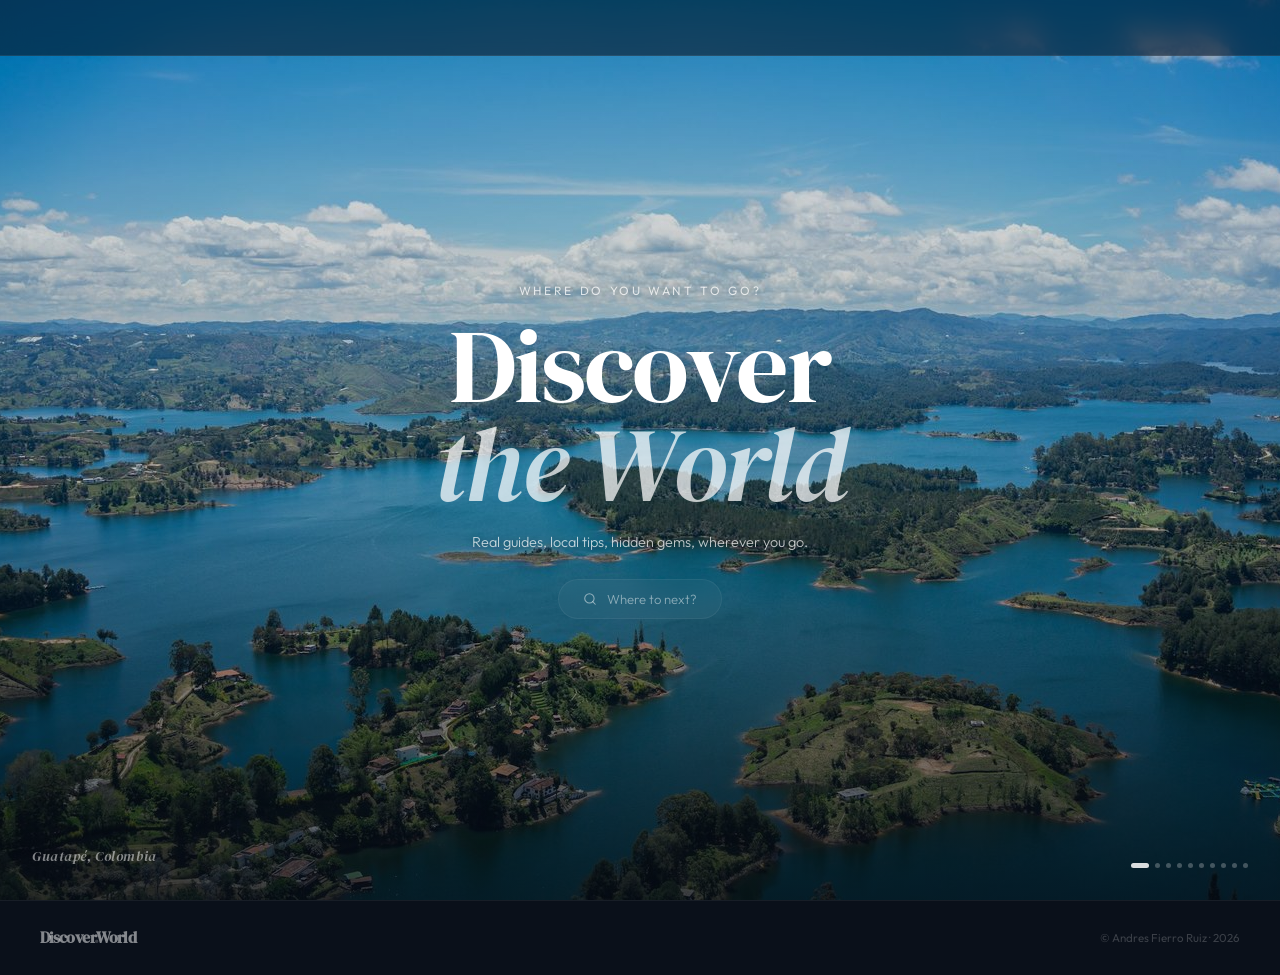
<file: index.html>
<!DOCTYPE html>
<html lang="de">
  <head>
    <meta charset="UTF-8" />
    <meta name="viewport" content="width=device-width, initial-scale=1.0" />
    <title>Discover.World</title>
    <link rel="preconnect" href="https://fonts.googleapis.com" />
    <link rel="preconnect" href="https://fonts.gstatic.com" crossorigin />
    <link href="https://fonts.googleapis.com/css2?family=DM+Serif+Display:ital@0;1&family=Outfit:wght@300;400;500&display=swap" rel="stylesheet" />
    <link rel="stylesheet" href="css/styles.css" />
  </head>
  <body class="page-world">

    <header>
      <nav class="navbar navbar--world" id="worldNav">

        <!-- Kein Logo in der Navbar - der Hero-Titel ist ausreichend -->

        <!-- Search overlay -->
        <div class="search-overlay" id="searchOverlay" aria-hidden="true">
          <svg width="16" height="16" viewBox="0 0 24 24" fill="none" stroke="rgba(255,255,255,0.4)" stroke-width="1.8" stroke-linecap="round" stroke-linejoin="round" aria-hidden="true">
            <circle cx="11" cy="11" r="8"/>
            <line x1="21" y1="21" x2="16.65" y2="16.65"/>
          </svg>
          <input type="text" id="searchInput" placeholder="Search a city..." autocomplete="off" />
          <button class="search-close-btn" id="searchCloseBtn" aria-label="Suche schließen">
            <svg width="16" height="16" viewBox="0 0 24 24" fill="none" stroke="currentColor" stroke-width="1.8" stroke-linecap="round">
              <line x1="18" y1="6" x2="6" y2="18"/>
              <line x1="6" y1="6" x2="18" y2="18"/>
            </svg>
          </button>
        </div>

        <!-- Suggestions dropdown -->
        <div class="search-suggestions" id="searchSuggestions" aria-live="polite">
          <a href="graz.html" class="suggestion-item" data-city="graz">
            <span class="suggestion-emoji">🏰</span>
            <div class="suggestion-info">
              <span class="suggestion-name">Graz</span>
              <span class="suggestion-country">Austria · Europe</span>
            </div>
          </a>
          <a href="tokyo.html" class="suggestion-item" data-city="tokyo">
            <span class="suggestion-emoji">🗼</span>
            <div class="suggestion-info">
              <span class="suggestion-name">Tokyo</span>
              <span class="suggestion-country">Japan · Asia</span>
            </div>
          </a>
          <a href="nairobi.html" class="suggestion-item" data-city="nairobi">
            <span class="suggestion-emoji">🦁</span>
            <div class="suggestion-info">
              <span class="suggestion-name">Nairobi</span>
              <span class="suggestion-country">Kenya · Africa</span>
            </div>
          </a>
          <div class="suggestion-item suggestion-item--disabled">
            <span class="suggestion-emoji">🌍</span>
            <div class="suggestion-info">
              <span class="suggestion-name">500+ cities</span>
              <span class="suggestion-country">Coming soon</span>
            </div>
          </div>
        </div>

      </nav>
    </header>

    <main>

      <!-- HERO SLIDESHOW — 10 World Fotos-->
      <section class="world-hero" aria-label="World destinations slideshow">

        <div class="world-slides" id="worldSlides">
          <div class="world-slide active" style="background-image: url('images/world/world1-opt.jpg')" data-place="Guatapé" data-country="Colombia"></div>
          <div class="world-slide" style="background-image: url('images/world/world2-opt.jpg')" data-place="Tokyo" data-country="Japan"></div>
          <div class="world-slide" style="background-image: url('images/world/world3-opt.jpg')" data-place="Masai Mara" data-country="Kenya"></div>
          <div class="world-slide" style="background-image: url('images/world/world4-opt.jpg')" data-place="Santorini" data-country="Greece"></div>
          <div class="world-slide" style="background-image: url('images/world/world5-opt.jpg')" data-place="Machu Picchu" data-country="Peru"></div>
          <div class="world-slide" style="background-image: url('images/world/world6-opt.jpg')" data-place="New York" data-country="USA"></div>
          <div class="world-slide" style="background-image: url('images/world/world7-opt.jpg')" data-place="Marrakech" data-country="Morocco"></div>
          <div class="world-slide" style="background-image: url('images/world/world8-opt.jpg')" data-place="Bali" data-country="Indonesia"></div>
          <div class="world-slide" style="background-image: url('images/world/world9-opt.jpg')" data-place="Torres del Paine" data-country="Chile"></div>
          <div class="world-slide" style="background-image: url('images/world/world10-opt.jpg')" data-place="Iceland" data-country="Iceland"></div>
        </div>

        <div class="world-hero-overlay"></div>

        <!-- C central -->
        <div class="world-hero-content">
          <p class="world-eyebrow">Where do you want to go?</p>
          <h1 class="world-title">
            Discover<br>
            <span class="world-title-sub">the World</span>
          </h1>
          <p class="world-sub">Real guides, local tips, hidden gems, wherever you go.</p>

          <!-- Suchbereich direkt im Hero -->
          <div class="hero-search-wrap" id="heroSearchWrap">
            <button class="world-search-hint" id="heroSearchHint" aria-label="Stadt suchen">
              <svg width="14" height="14" viewBox="0 0 24 24" fill="none" stroke="rgba(255,255,255,0.5)" stroke-width="1.8" stroke-linecap="round" aria-hidden="true">
                <circle cx="11" cy="11" r="8"/>
                <line x1="21" y1="21" x2="16.65" y2="16.65"/>
              </svg>
              <span>Where to next?</span>
            </button>
          </div>

        </div>

        <!-- Guatapé -->
        <p class="world-place-label" id="worldPlaceLabel">Guatapé, Colombia</p>

        <!-- Navigation Dots -->
        <div class="world-dots" id="worldDots" role="tablist" aria-label="Slideshow navigation"></div>

      </section>

    </main>

    <footer>
      <div class="footer-inner">
        <div class="footer-logo">Discover<span>.</span>World</div>
        <p class="footer-copy">© Andres Fierro Ruiz · 2026</p>
      </div>
    </footer>

    <!-- Dropdown - position fixed, unabhaengig vom Hero-Overflow -->
    <div class="hero-dropdown" id="heroDropdown">
      <a href="graz.html" class="hero-suggestion" data-city="graz">
        <span class="hero-suggestion-name">Graz</span>
        <span class="hero-suggestion-country">Austria · Europe</span>
      </a>
      <a href="tokyo.html" class="hero-suggestion" data-city="tokyo">
        <span class="hero-suggestion-name">Tokyo</span>
        <span class="hero-suggestion-country">Japan · Asia</span>
      </a>
      <a href="nairobi.html" class="hero-suggestion" data-city="nairobi">
        <span class="hero-suggestion-name">Nairobi</span>
        <span class="hero-suggestion-country">Kenya · Africa</span>
      </a>
      <div class="hero-suggestion hero-suggestion--disabled">
        <span class="hero-suggestion-name">500+ cities</span>
        <span class="hero-suggestion-country">Coming soon</span>
      </div>
    </div>

    <script src="js/main-world.js"></script>
  </body>
</html>
</file>
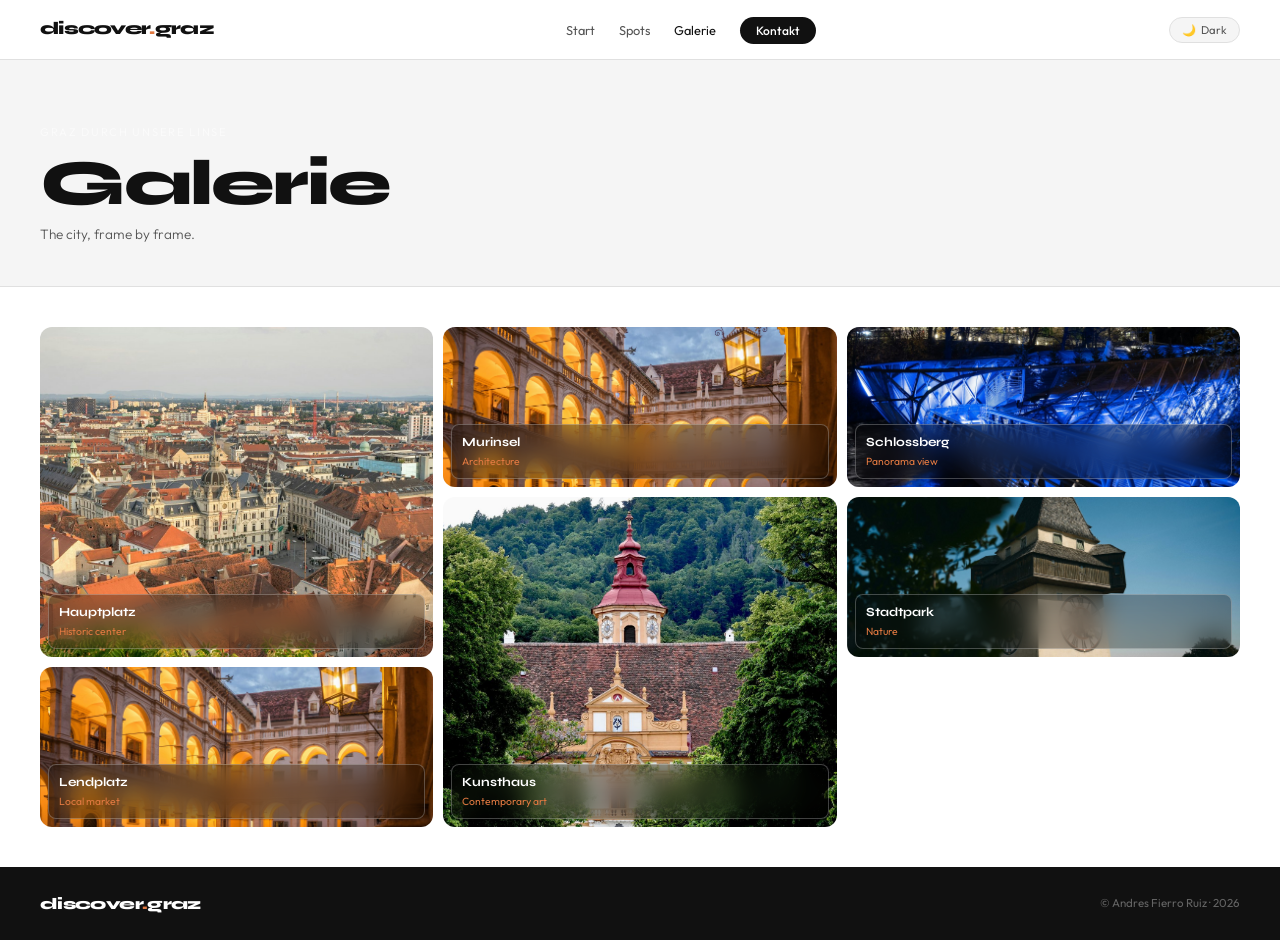
<file: galerie.html>
<!DOCTYPE html>
<html lang="de">
  <head>
    <meta charset="UTF-8" />
    <meta name="viewport" content="width=device-width, initial-scale=1.0" />
    <title>Galerie — Discover Graz</title>
    <link rel="stylesheet" href="css/styles.css" />
  </head>
  <body>

    <header>
      <nav class="navbar">
        <div class="logo">discover<span>.</span>graz</div>
        <ul class="nav-links">
          <li><a href="index.html">Start</a></li>
          <li><a href="spots.html">Spots</a></li>
          <li><a href="galerie.html" class="active">Galerie</a></li>
          <li><a href="kontakt.html" class="nav-pill">Kontakt</a></li>
        </ul>
        <button class="toggle-btn" id="toggleBtn" aria-label="Dark/Light Mode umschalten">
          <span id="toggleIcon">🌙</span>
          <span id="toggleLabel">Dark</span>
        </button>
      </nav>
    </header>

    <main>

      <section class="page-hero">
        <div class="page-hero-content">
          <p class="hero-eyebrow">Graz durch unsere Linse</p>
          <h1 class="page-title">Galerie</h1>
          <p class="page-sub">The city, frame by frame.</p>
        </div>
      </section>

      <!-- GALERÍA -->
      <section class="section gallery-full">
        <div class="gallery-masonry">

          <div class="gallery-card tall" data-name="Hauptplatz" data-tag="Historic center" data-desc="Das Herz von Graz — barocke Architektur und lebhafter Markt.">
            <div class="gallery-img img-hauptplatz"></div>
            <div class="gallery-glass">
              <span class="glass-name">Hauptplatz</span>
              <span class="glass-tag">Historic center</span>
            </div>
          </div>

          <div class="gallery-card short" data-name="Murinsel" data-tag="Architecture" data-desc="Eine schwimmende Insel in der Mur — Café und Architektur in einem.">
            <div class="gallery-img img-murinsel"></div>
            <div class="gallery-glass">
              <span class="glass-name">Murinsel</span>
              <span class="glass-tag">Architecture</span>
            </div>
          </div>

          <div class="gallery-card short" data-name="Schlossberg" data-tag="Panorama view" data-desc="Der Hausberg von Graz — beste Aussicht auf die Altstadt.">
            <div class="gallery-img img-schlossberg"></div>
            <div class="gallery-glass">
              <span class="glass-name">Schlossberg</span>
              <span class="glass-tag">Panorama view</span>
            </div>
          </div>

          <div class="gallery-card tall" data-name="Kunsthaus" data-tag="Contemporary art" data-desc="Das 'freundliche Alien' — Gegenwartskunst in ikonischer Architektur.">
            <div class="gallery-img img-kunsthaus"></div>
            <div class="gallery-glass">
              <span class="glass-name">Kunsthaus</span>
              <span class="glass-tag">Contemporary art</span>
            </div>
          </div>

          <div class="gallery-card short" data-name="Stadtpark" data-tag="Nature" data-desc="Die grüne Lunge der Stadt — perfekt für Spaziergänge.">
            <div class="gallery-img img-stadtpark"></div>
            <div class="gallery-glass">
              <span class="glass-name">Stadtpark</span>
              <span class="glass-tag">Nature</span>
            </div>
          </div>

          <div class="gallery-card short" data-name="Lendplatz" data-tag="Local market" data-desc="Lokaler Markt jeden Samstagvormittag — frisch und authentisch.">
            <div class="gallery-img img-lendplatz"></div>
            <div class="gallery-glass">
              <span class="glass-name">Lendplatz</span>
              <span class="glass-tag">Local market</span>
            </div>
          </div>

        </div>
      </section>

    </main>

    <!-- GLASSMORPHISM MODAL -->
    <div class="glass-modal" id="glassModal" aria-hidden="true" role="dialog">
      <div class="glass-modal-backdrop" id="modalBackdrop"></div>
      <div class="glass-modal-card">
        <div class="glass-modal-img" id="modalImg"></div>
        <div class="glass-modal-content">
          <p class="glass-modal-tag" id="modalTag"></p>
          <h2 class="glass-modal-title" id="modalTitle"></h2>
          <p class="glass-modal-desc" id="modalDesc"></p>
          <button class="glass-modal-close" id="modalClose" aria-label="Schließen">✕ Schließen</button>
        </div>
      </div>
    </div>

    <footer>
      <div class="footer-inner">
        <div class="footer-logo">discover<span>.</span>graz</div>
        <p class="footer-copy">© Andres Fierro Ruiz · 2026</p>
      </div>
    </footer>

    <script src="js/spots-data.js"></script>
    <script src="js/main.js"></script>
  </body>
</html>
</file>
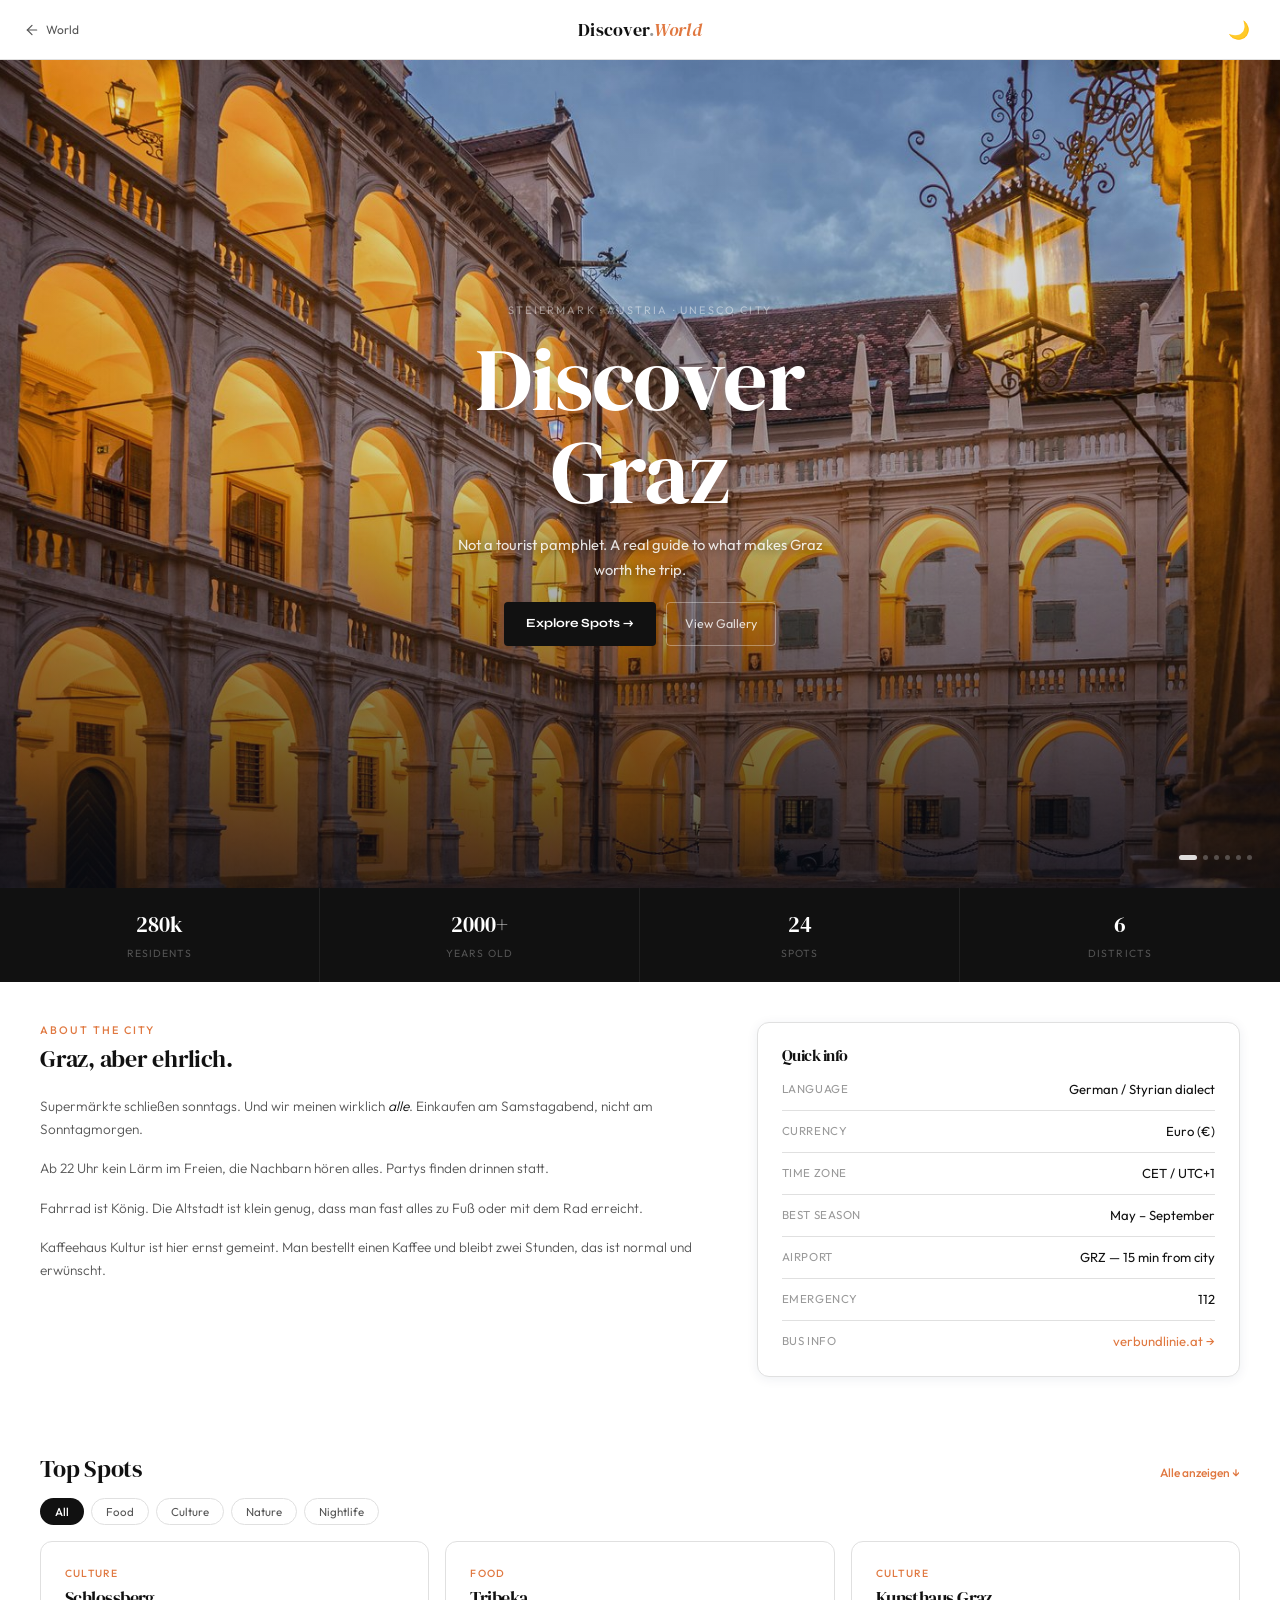
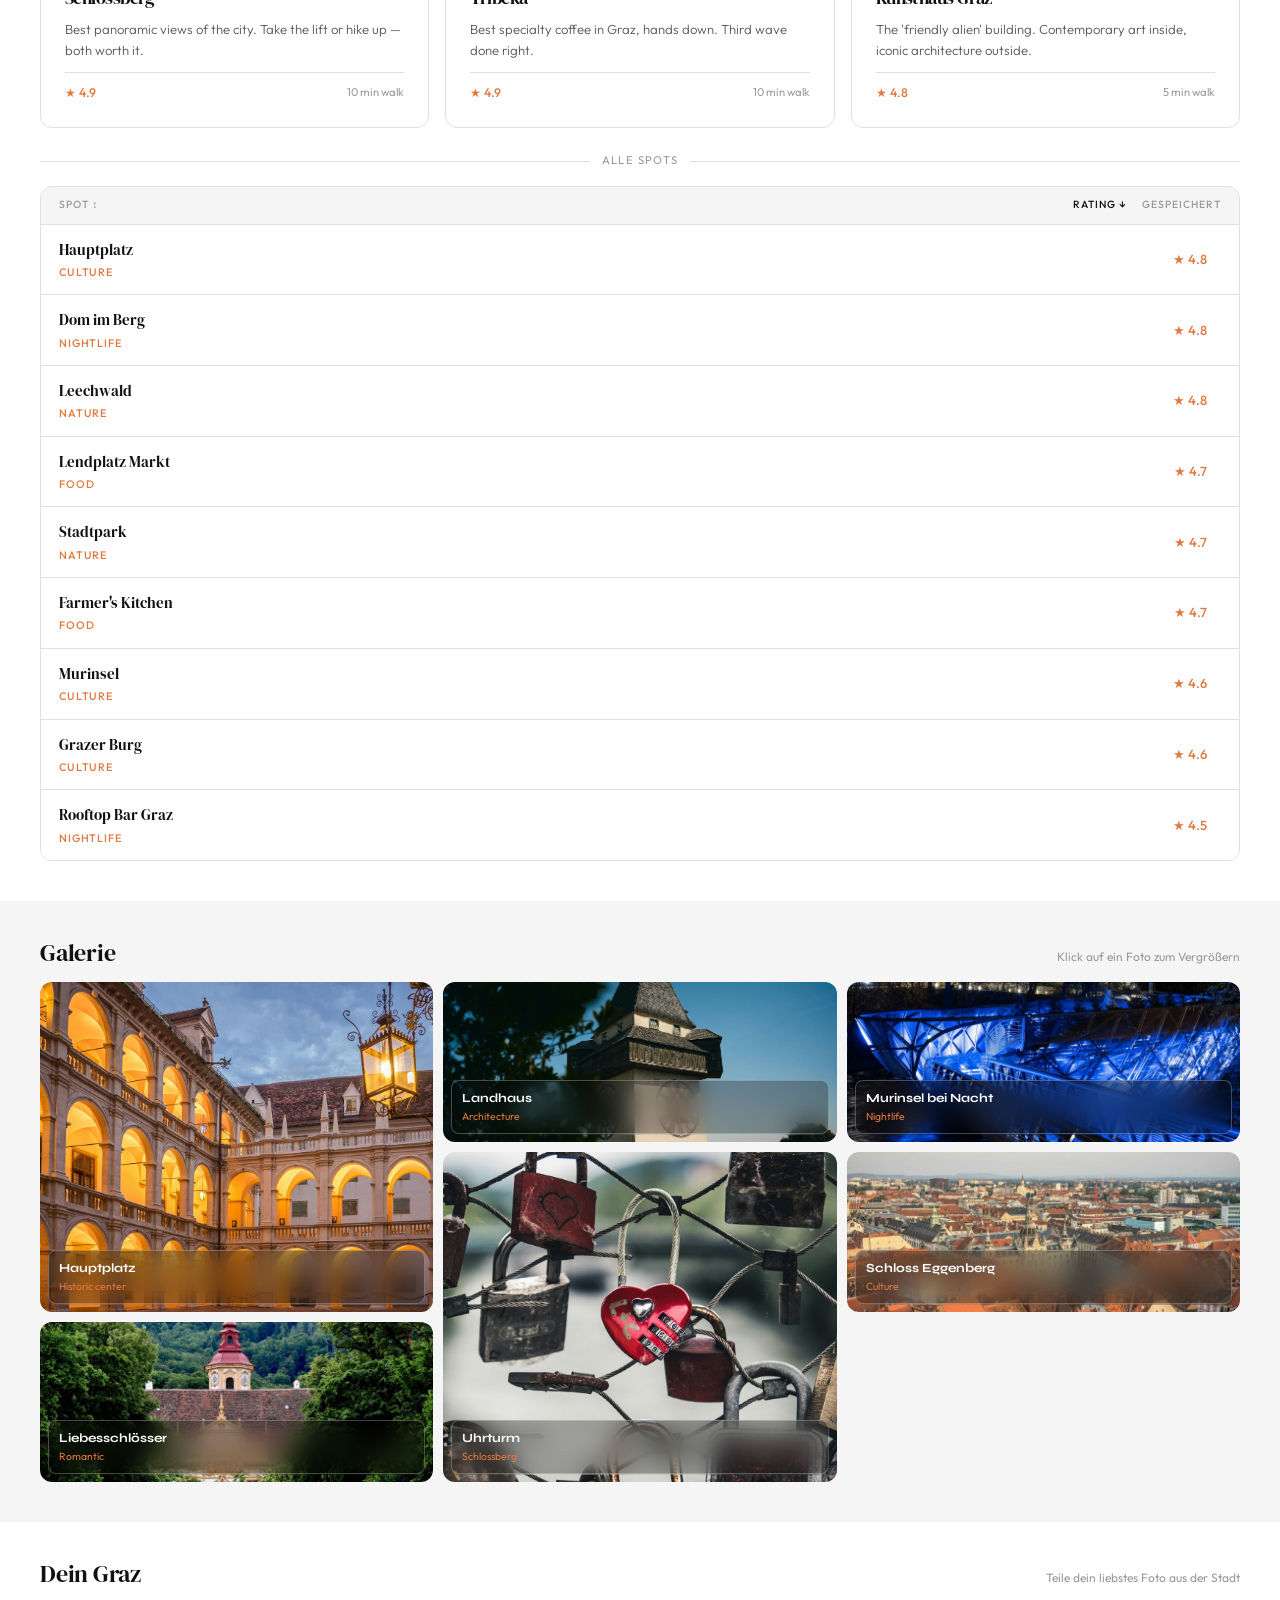
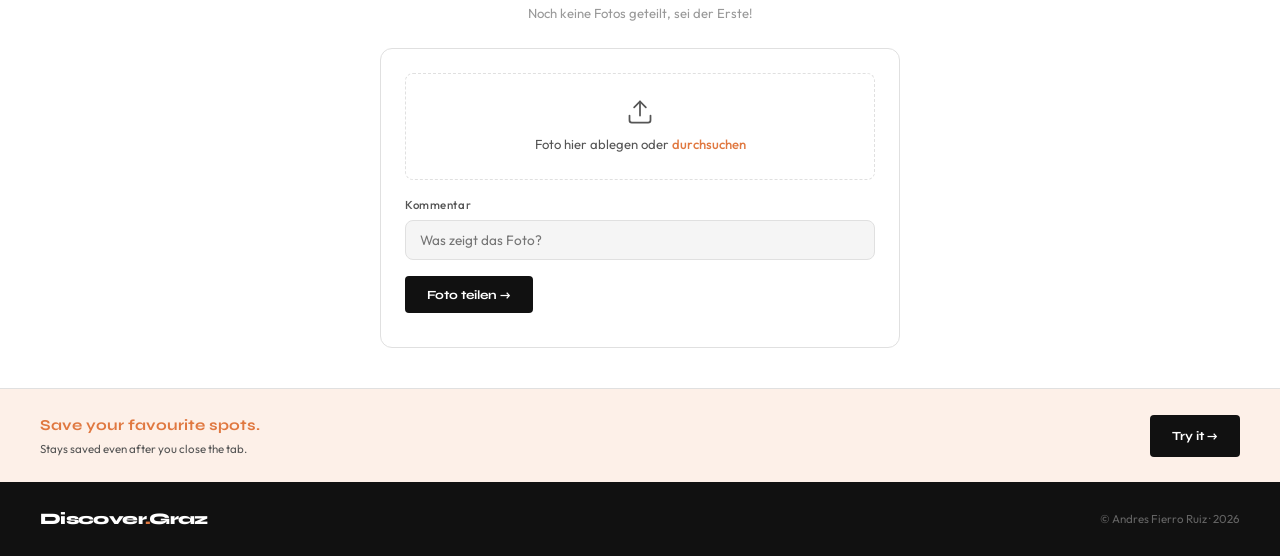
<file: graz.html>
<!DOCTYPE html>
<html lang="de">
  <head>
    <meta charset="UTF-8" />
    <meta name="viewport" content="width=device-width, initial-scale=1.0" />
    <title>Discover.Graz</title>
    <link rel="preconnect" href="https://fonts.googleapis.com" />
    <link rel="preconnect" href="https://fonts.gstatic.com" crossorigin />
    <link href="https://fonts.googleapis.com/css2?family=DM+Serif+Display:ital@0;1&family=Outfit:wght@300;400;500&display=swap" rel="stylesheet" />
    <link rel="stylesheet" href="css/styles.css" />
  </head>
  <body>

    <header>
      <nav class="navbar navbar--city" id="cityNav">

        <a href="index.html" class="nav-back" aria-label="Zurück zur Weltkarte">
          <svg width="16" height="16" viewBox="0 0 24 24" fill="none" stroke="currentColor" stroke-width="1.8" stroke-linecap="round" aria-hidden="true">
            <line x1="19" y1="12" x2="5" y2="12"/>
            <polyline points="12 19 5 12 12 5"/>
          </svg>
          World
        </a>

        <div class="logo logo--city">
          Discover<span class="logo-dot">.</span><span class="logo-city">World</span>
        </div>

        <button class="toggle-btn toggle-btn--icon" id="toggleBtn" aria-label="Dark/Light Mode umschalten">
          <span id="toggleIcon">🌙</span>
        </button>

      </nav>
    </header>

    <main>

      <!-- HERO — Graz fotos slideshow -->
      <section class="city-hero" aria-label="Graz hero slideshow">
        <div class="city-slides">
          <div class="city-slide active" style="background-image: url('images/graz/graz2-opt.jpg');"></div>
          <div class="city-slide" style="background-image: url('images/graz/graz5-opt.jpg');"></div>
          <div class="city-slide" style="background-image: url('images/graz/graz3-opt.jpg');"></div>
          <div class="city-slide" style="background-image: url('images/graz/graz6-opt.jpg'); background-position: center 40%;"></div>
          <div class="city-slide" style="background-image: url('images/graz/graz1-opt.jpg');"></div>
          <div class="city-slide" style="background-image: url('images/graz/graz4-opt.jpg');"></div>
        </div>
        <div class="city-hero-overlay"></div>

        <div class="city-hero-content">
          <p class="city-eyebrow">Steiermark · Austria · UNESCO City</p>
          <h1 class="city-title">
            Discover<br>
            <em>Graz</em>
          </h1>
          <p class="city-sub">Not a tourist pamphlet. A real guide to what makes Graz worth the trip.</p>
          <div class="city-hero-actions">
            <a href="#spots" class="btn-primary">Explore Spots →</a>
            <a href="#galerie" class="btn-ghost">View Gallery</a>
          </div>
        </div>

        <p class="city-place-label"></p>

        <div class="city-dots" id="cityDots" role="tablist"></div>
      </section>

      <!-- STATS -->
      <section class="stats-bar" aria-label="Graz in Zahlen">
        <div class="stat"><span class="stat-number">280k</span><span class="stat-label">Residents</span></div>
        <div class="stat"><span class="stat-number">2000+</span><span class="stat-label">Years old</span></div>
        <div class="stat"><span class="stat-number">24</span><span class="stat-label">Spots</span></div>
        <div class="stat"><span class="stat-number">6</span><span class="stat-label">Districts</span></div>
      </section>

      <!-- BESCHREIBUNG — casual Style -->
      <section class="section city-about" id="about">
        <div class="about-grid">
          <div class="about-text">
            <p class="section-eyebrow">About the city</p>
            <h2 class="section-title">Graz, aber ehrlich.</h2>
            <div class="about-tips">
              <div class="about-tip">
                <span class="tip-icon">🛒</span>
                <p>Supermärkte schließen sonntags. Und wir meinen wirklich <em>alle</em>. Einkaufen am Samstagabend, nicht am Sonntagmorgen.</p>
              </div>
              <div class="about-tip">
                <span class="tip-icon">🎶</span>
                <p>Ab 22 Uhr kein Lärm im Freien, die Nachbarn hören alles. Partys finden drinnen statt.</p>
              </div>
              <div class="about-tip">
                <span class="tip-icon">🚲</span>
                <p>Fahrrad ist König. Die Altstadt ist klein genug, dass man fast alles zu Fuß oder mit dem Rad erreicht.</p>
              </div>
              <div class="about-tip">
                <span class="tip-icon">☕</span>
                <p>Kaffeehaus Kultur ist hier ernst gemeint. Man bestellt einen Kaffee und bleibt zwei Stunden, das ist normal und erwünscht.</p>
              </div>
            </div>
          </div>
          <div class="about-quick">
            <h3 class="about-quick-title">Quick info</h3>
            <ul class="quick-list">
              <li><span class="quick-label">Language</span><span class="quick-value">German / Styrian dialect</span></li>
              <li><span class="quick-label">Currency</span><span class="quick-value">Euro (€)</span></li>
              <li><span class="quick-label">Time zone</span><span class="quick-value">CET / UTC+1</span></li>
              <li><span class="quick-label">Best season</span><span class="quick-value">May – September</span></li>
              <li><span class="quick-label">Airport</span><span class="quick-value">GRZ — 15 min from city</span></li>
              <li><span class="quick-label">Emergency</span><span class="quick-value">112</span></li>
              <li><span class="quick-label">Bus info</span><span class="quick-value"><a href="https://www.verbundlinie.at" target="_blank" rel="noopener" class="quick-link">verbundlinie.at →</a></span></li>
            </ul>
          </div>
        </div>
      </section>

      <!-- SPOTS — cards + filter (JS aus JSON) -->
      <section class="section" id="spots">
        <div class="section-header">
          <h2 class="section-title">Top Spots</h2>
          <a href="#spots-table" class="section-link">Alle anzeigen ↓</a>
        </div>
        <div class="filter-row">
          <button class="filter active" data-filter="all">All</button>
          <button class="filter" data-filter="food">Food</button>
          <button class="filter" data-filter="culture">Culture</button>
          <button class="filter" data-filter="nature">Nature</button>
          <button class="filter" data-filter="nightlife">Nightlife</button>
        </div>
        <div class="cards-grid" id="cardsGrid"></div>
      </section>

      
      <!-- GALERIE -->
      <section class="section gallery-full" id="galerie">
        <div class="section-header">
          <h2 class="section-title">Galerie</h2>
          <p class="section-sub">Klick auf ein Foto zum Vergrößern</p>
        </div>
        <div class="gallery-masonry">
          <div class="gallery-card tall" data-name="Hauptplatz" data-tag="Historic center" data-desc="Das Herz von Graz — barocke Architektur und das lebhafte Treiben am Hauptplatz.">
            <div class="gallery-img" style="background-image:url('images/graz/graz2-opt.jpg'); background-size:cover; background-position:center;"></div>
            <div class="gallery-glass"><span class="glass-name">Hauptplatz</span><span class="glass-tag">Historic center</span></div>
          </div>
          <div class="gallery-card short" data-name="Landhaus" data-tag="Architecture" data-desc="Der prächtige Renaissance-Innenhof des Grazer Landhauses — abends besonders beeindruckend.">
            <div class="gallery-img" style="background-image:url('images/graz/graz5-opt.jpg'); background-size:cover; background-position:center;"></div>
            <div class="gallery-glass"><span class="glass-name">Landhaus</span><span class="glass-tag">Architecture</span></div>
          </div>
          <div class="gallery-card short" data-name="Murinsel bei Nacht" data-tag="Nightlife" data-desc="Die Murinsel leuchtet nachts blau — einer der ikonischsten Anblicke von Graz.">
            <div class="gallery-img" style="background-image:url('images/graz/graz3-opt.jpg'); background-size:cover; background-position:center;"></div>
            <div class="gallery-glass"><span class="glass-name">Murinsel bei Nacht</span><span class="glass-tag">Nightlife</span></div>
          </div>
          <div class="gallery-card tall" data-name="Uhrturm" data-tag="Schlossberg" data-desc="Das Wahrzeichen von Graz — der Uhrturm auf dem Schlossberg mit Blick über die Stadt.">
            <div class="gallery-img" style="background-image:url('images/graz/graz6-opt.jpg'); background-size:cover; background-position:center 40%;"></div>
            <div class="gallery-glass"><span class="glass-name">Uhrturm</span><span class="glass-tag">Schlossberg</span></div>
          </div>
          <div class="gallery-card short" data-name="Eggenberg Schloss" data-tag="Culture" data-desc="Barockschloss am Stadtrand — UNESCO-Weltkulturerbe und verstecktes Juwel von Graz.">
            <div class="gallery-img" style="background-image:url('images/graz/graz1-opt.jpg'); background-size:cover; background-position:center 35%;"></div>
            <div class="gallery-glass"><span class="glass-name">Schloss Eggenberg</span><span class="glass-tag">Culture</span></div>
          </div>
          <div class="gallery-card short" data-name="Liebesschlösser" data-tag="Romantic" data-desc="Liebesschlösser an der Murbrücke — ein romantisches Graz-Ritual seit Jahrzehnten.">
            <div class="gallery-img" style="background-image:url('images/graz/graz4-opt.jpg'); background-size:cover; background-position:center;"></div>
            <div class="gallery-glass"><span class="glass-name">Liebesschlösser</span><span class="glass-tag">Romantic</span></div>
          </div>
        </div>
      </section>

      <!-- SUBIR FOTO — feature comunitaria -->
      <section class="section photo-upload-section">
        <div class="section-header">
          <h2 class="section-title">Dein Graz</h2>
          <p class="section-sub">Teile dein liebstes Foto aus der Stadt</p>
        </div>
        <div class="upload-grid" id="userPhotosGrid"></div>
        <div class="upload-form-wrap">
          <div class="upload-form" id="uploadForm">
            <div class="upload-drop-area" id="uploadDropArea">
              <svg width="28" height="28" viewBox="0 0 24 24" fill="none" stroke="currentColor" stroke-width="1.5" stroke-linecap="round" aria-hidden="true">
                <path d="M21 15v4a2 2 0 01-2 2H5a2 2 0 01-2-2v-4"/>
                <polyline points="17 8 12 3 7 8"/>
                <line x1="12" y1="3" x2="12" y2="15"/>
              </svg>
              <p class="upload-drop-text">Foto hier ablegen oder <label for="photoInput" class="upload-browse">durchsuchen</label></p>
              <input type="file" id="photoInput" accept="image/*" aria-label="Foto auswählen" />
            </div>
            <div class="form-group">
              <label for="photoComment">Kommentar</label>
              <input type="text" id="photoComment" placeholder="Was zeigt das Foto?" maxlength="80" />
            </div>
            <button class="btn-primary" id="uploadSubmitBtn">Foto teilen →</button>
            <p class="form-feedback" id="uploadFeedback"></p>
          </div>
        </div>
      </section>

      <!-- SAVE BANNER — LocalStorage JS #07 -->
      <section class="save-banner" aria-label="Spots speichern">
        <div class="save-banner-text">
          <p class="save-banner-title">Save your favourite spots.</p>
          <p class="save-banner-sub">Stays saved even after you close the tab.</p>
        </div>
        <a href="#spots" class="btn-primary">Try it →</a>
      </section>

    </main>

    <!-- GLASSMORPHISM MODAL -->
    <div class="glass-modal" id="glassModal" aria-hidden="true" role="dialog" aria-modal="true">
      <div class="glass-modal-backdrop" id="modalBackdrop"></div>
      <div class="glass-modal-card">
        <div class="glass-modal-img" id="modalImg"></div>
        <div class="glass-modal-content">
          <p class="glass-modal-tag" id="modalTag"></p>
          <h2 class="glass-modal-title" id="modalTitle" aria-live="polite">Galerie</h2>
          <p class="glass-modal-desc" id="modalDesc"></p>
          <button class="glass-modal-close" id="modalClose" aria-label="Schließen">✕ Schließen</button>
        </div>
      </div>
    </div>

    <footer>
      <div class="footer-inner">
        <div class="footer-logo">Discover<span>.</span>Graz</div>
        <p class="footer-copy">© Andres Fierro Ruiz · 2026</p>
      </div>
    </footer>

    <script src="js/spots-data.js"></script>
    <script src="js/main.js"></script>
  </body>
</html>
</file>
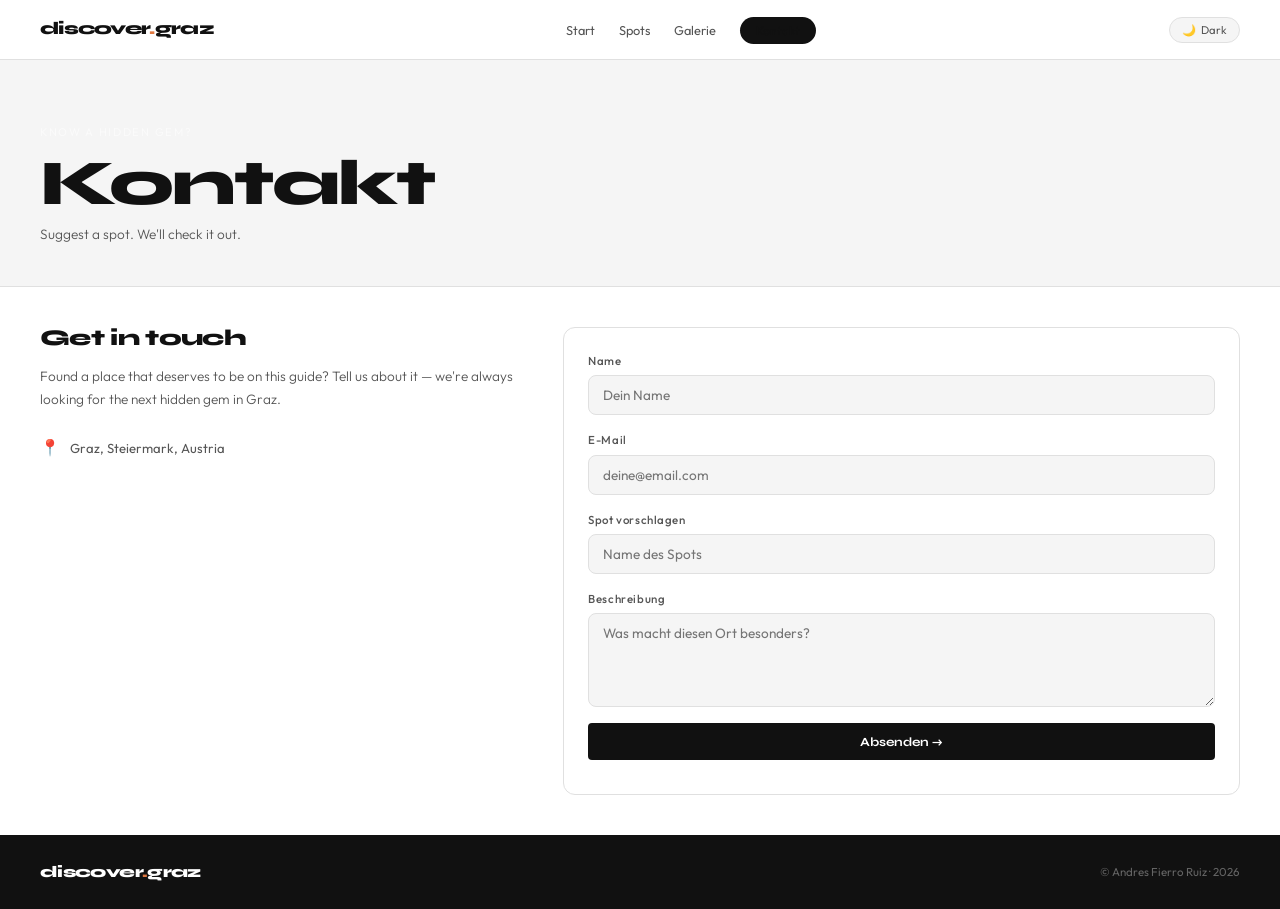
<file: kontakt.html>
<!DOCTYPE html>
<html lang="de">
  <head>
    <meta charset="UTF-8" />
    <meta name="viewport" content="width=device-width, initial-scale=1.0" />
    <title>Kontakt — Discover Graz</title>
    <link rel="stylesheet" href="css/styles.css" />
  </head>
  <body>

    <header>
      <nav class="navbar">
        <div class="logo">discover<span>.</span>graz</div>
        <ul class="nav-links">
          <li><a href="index.html">Start</a></li>
          <li><a href="spots.html">Spots</a></li>
          <li><a href="galerie.html">Galerie</a></li>
          <li><a href="kontakt.html" class="nav-pill active">Kontakt</a></li>
        </ul>
        <button class="toggle-btn" id="toggleBtn" aria-label="Dark/Light Mode umschalten">
          <span id="toggleIcon">🌙</span>
          <span id="toggleLabel">Dark</span>
        </button>
      </nav>
    </header>

    <main>

      <section class="page-hero">
        <div class="page-hero-content">
          <p class="hero-eyebrow">Know a hidden gem?</p>
          <h1 class="page-title">Kontakt</h1>
          <p class="page-sub">Suggest a spot. We'll check it out.</p>
        </div>
      </section>

      <section class="section contact-section">
        <div class="contact-grid">

          <div class="contact-info">
            <h2 class="contact-heading">Get in touch</h2>
            <p class="contact-text">
              Found a place that deserves to be on this guide?
              Tell us about it — we're always looking for the next hidden gem in Graz.
            </p>
            <ul class="contact-list">
              <li>
                <span class="contact-icon">📍</span>
                <span>Graz, Steiermark, Austria</span>
              </li>
            </ul>
          </div>

          <div class="contact-form-wrap">
            <div class="contact-form" id="contactForm">
              <div class="form-group">
                <label for="name">Name</label>
                <input type="text" id="name" placeholder="Dein Name" />
              </div>
              <div class="form-group">
                <label for="email">E-Mail</label>
                <input type="email" id="email" placeholder="deine@email.com" />
              </div>
              <div class="form-group">
                <label for="spot">Spot vorschlagen</label>
                <input type="text" id="spot" placeholder="Name des Spots" />
              </div>
              <div class="form-group">
                <label for="message">Beschreibung</label>
                <textarea id="message" rows="4" placeholder="Was macht diesen Ort besonders?"></textarea>
              </div>
              <button class="btn-primary btn-full" id="submitBtn">Absenden →</button>
              <p class="form-feedback" id="formFeedback"></p>
            </div>
          </div>

        </div>
      </section>

    </main>

    <footer>
      <div class="footer-inner">
        <div class="footer-logo">discover<span>.</span>graz</div>
        <p class="footer-copy">© Andres Fierro Ruiz · 2026</p>
      </div>
    </footer>

    <script src="js/spots-data.js"></script>
    <script src="js/main.js"></script>
  </body>
</html>
</file>
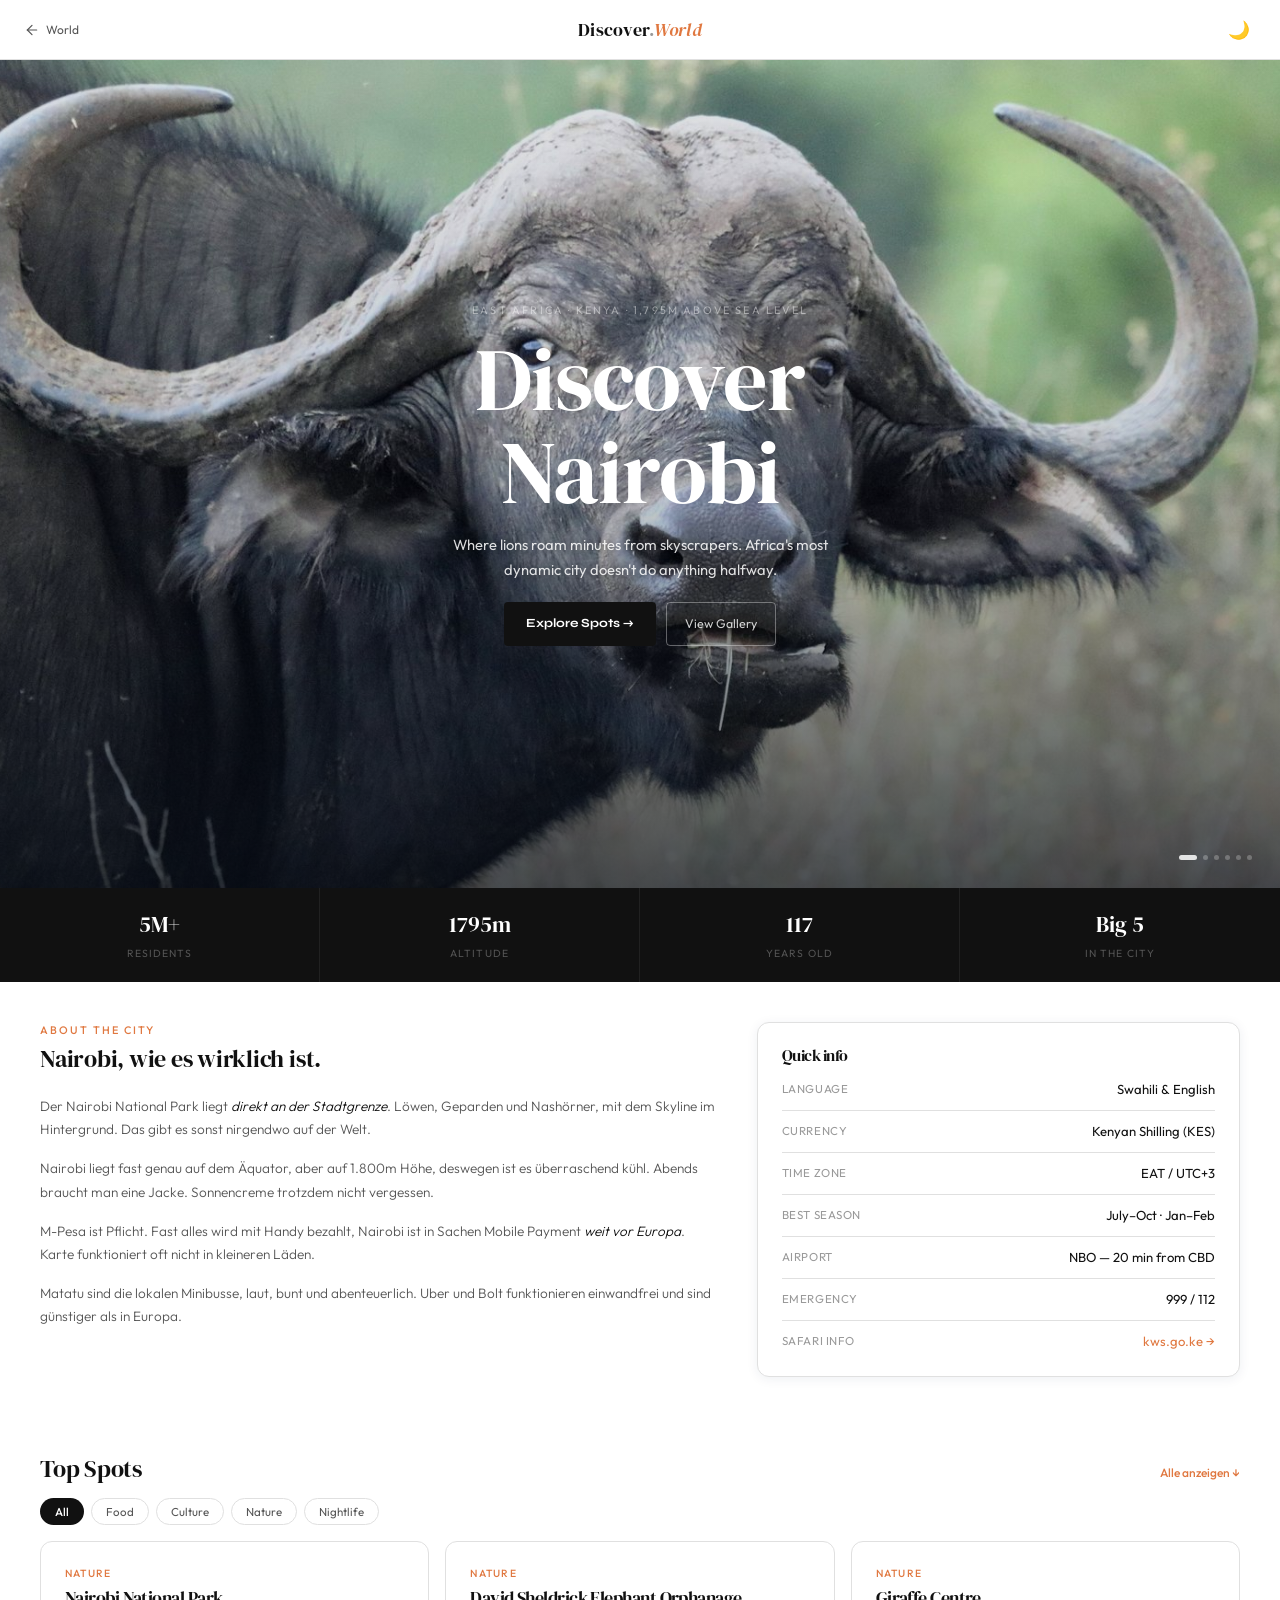
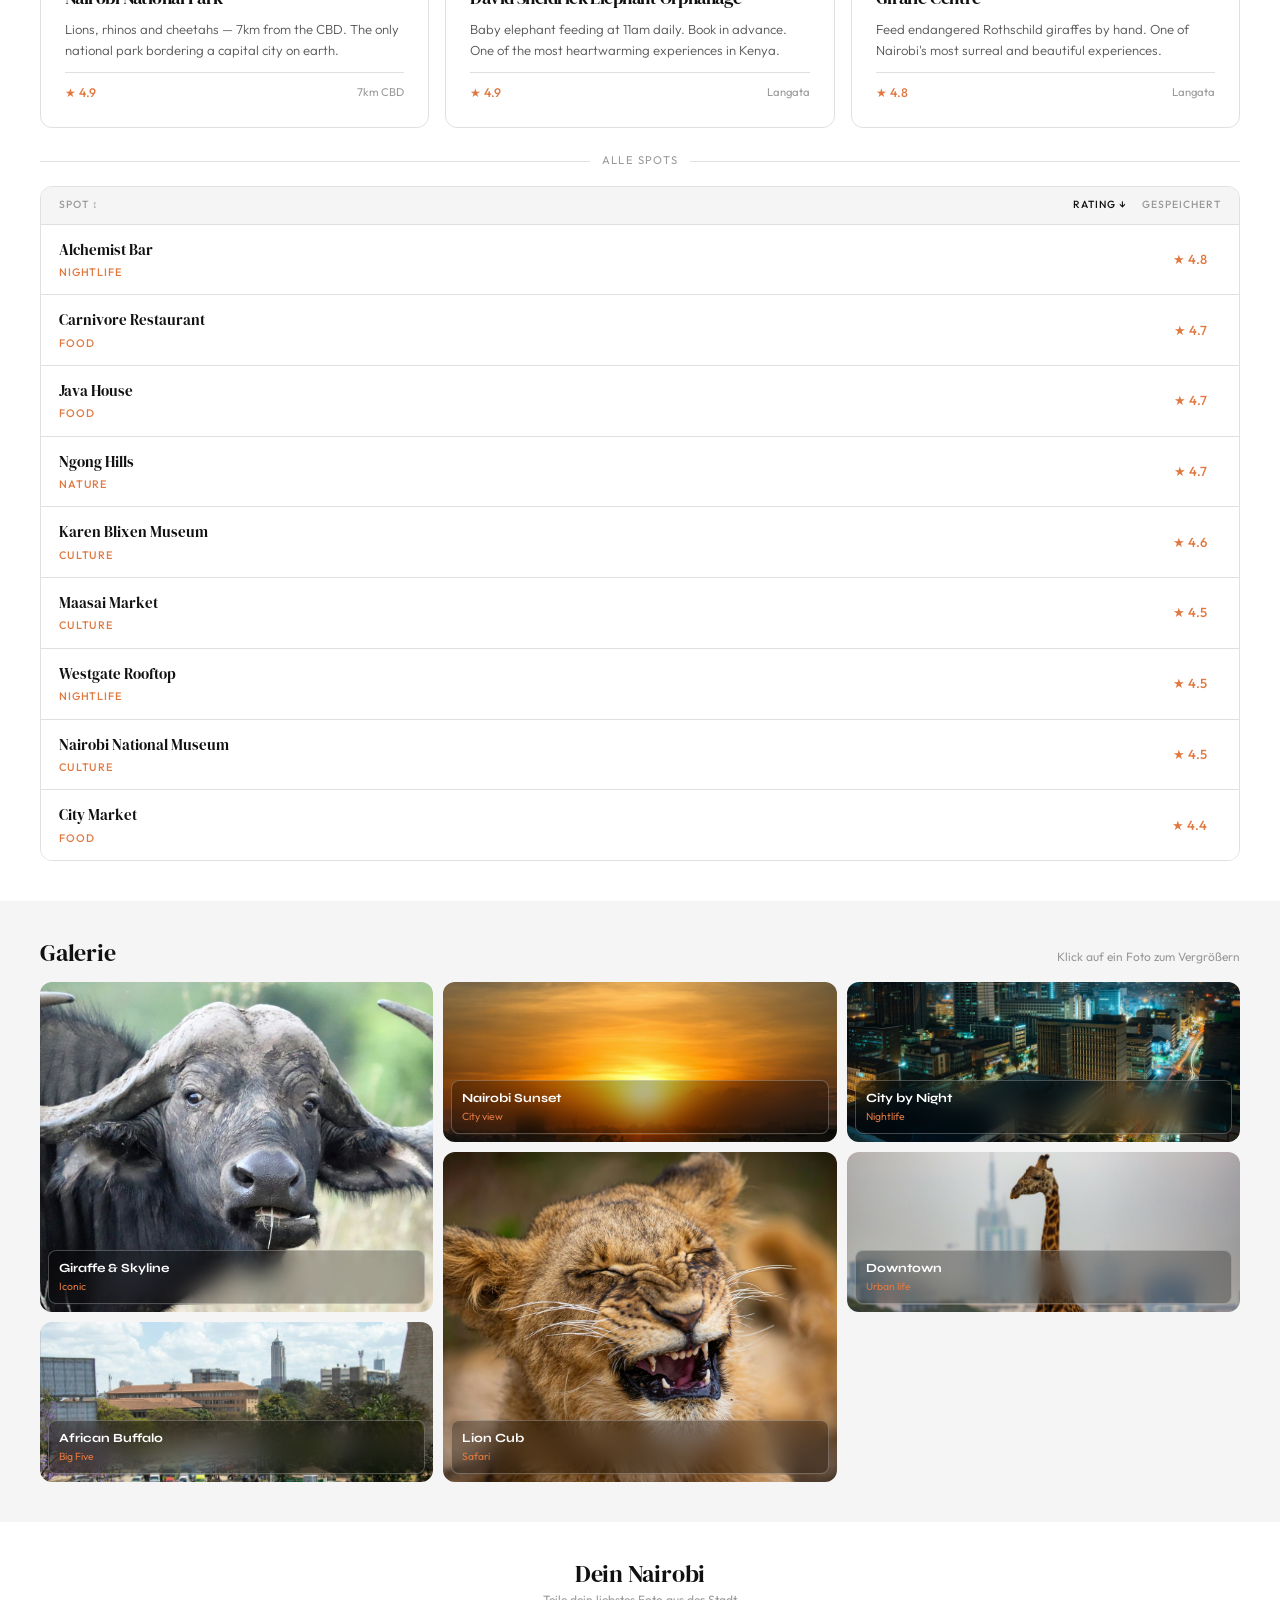
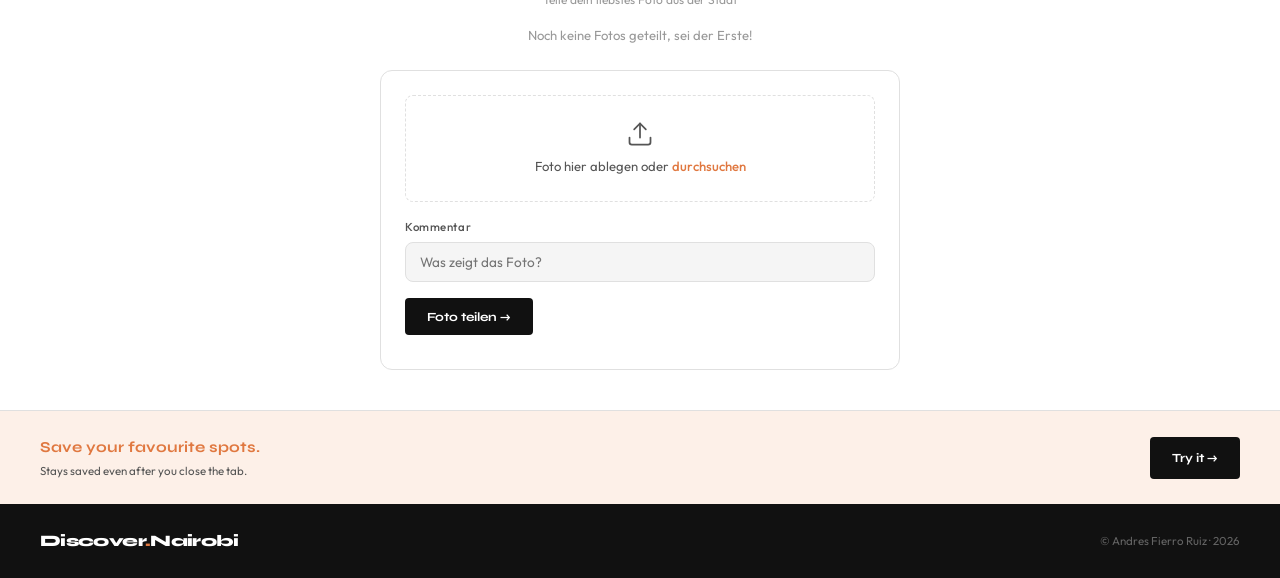
<file: nairobi.html>
<!DOCTYPE html>
<html lang="en">
  <head>
    <meta charset="UTF-8" />
    <meta name="viewport" content="width=device-width, initial-scale=1.0" />
    <title>Discover.Nairobi</title>
    <link rel="preconnect" href="https://fonts.googleapis.com" />
    <link rel="preconnect" href="https://fonts.gstatic.com" crossorigin />
    <link href="https://fonts.googleapis.com/css2?family=DM+Serif+Display:ital@0;1&family=Outfit:wght@300;400;500&display=swap" rel="stylesheet" />
    <link rel="stylesheet" href="css/styles.css" />
  </head>
  <body>

    <header>
      <nav class="navbar navbar--city">
        <a href="index.html" class="nav-back" aria-label="Back to World">
          <svg width="16" height="16" viewBox="0 0 24 24" fill="none" stroke="currentColor" stroke-width="1.8" stroke-linecap="round" aria-hidden="true">
            <line x1="19" y1="12" x2="5" y2="12"/>
            <polyline points="12 19 5 12 12 5"/>
          </svg>
          World
        </a>
        <div class="logo logo--city">
          Discover<span class="logo-dot">.</span><span class="logo-city">World</span>
        </div>
        <button class="toggle-btn toggle-btn--icon" id="toggleBtn" aria-label="Dark/Light Mode">
          <span id="toggleIcon">🌙</span>
        </button>
      </nav>
    </header>

    <main>

      <!-- HERO -->
      <section class="city-hero" aria-label="Nairobi slideshow">
        <div class="city-slides">
          <div class="city-slide active" style="background-image:url('images/nairobi/nairobi3-opt.jpg'); background-position:center 25%;"></div>
          <div class="city-slide" style="background-image:url('images/nairobi/nairobi1-opt.jpg'); background-position:center 30%;"></div>
          <div class="city-slide" style="background-image:url('images/nairobi/nairobi5-opt.jpg');"></div>
          <div class="city-slide" style="background-image:url('images/nairobi/nairobi2-opt.jpg'); background-position:center 28%;"></div>
          <div class="city-slide" style="background-image:url('images/nairobi/nairobi6-opt.jpg');"></div>
          <div class="city-slide" style="background-image:url('images/nairobi/nairobi4-opt.jpg'); background-position:center 25%;"></div>
        </div>
        <div class="city-hero-overlay"></div>
        <div class="city-hero-content">
          <p class="city-eyebrow">East Africa · Kenya · 1,795m above sea level</p>
          <h1 class="city-title">Discover<br><em>Nairobi</em></h1>
          <p class="city-sub">Where lions roam minutes from skyscrapers. Africa's most dynamic city doesn't do anything halfway.</p>
          <div class="city-hero-actions">
            <a href="#spots" class="btn-primary">Explore Spots →</a>
            <a href="#galerie" class="btn-ghost">View Gallery</a>
          </div>
        </div>
        <p class="city-place-label"></p>
        <div class="city-dots" id="cityDots" role="tablist"></div>
      </section>

      <!-- STATS -->
      <section class="stats-bar" aria-label="Nairobi in numbers">
        <div class="stat"><span class="stat-number">5M+</span><span class="stat-label">Residents</span></div>
        <div class="stat"><span class="stat-number">1795m</span><span class="stat-label">Altitude</span></div>
        <div class="stat"><span class="stat-number">117</span><span class="stat-label">Years old</span></div>
        <div class="stat"><span class="stat-number">Big 5</span><span class="stat-label">In the city</span></div>
      </section>

      <!-- ABOUT -->
      <section class="section city-about" id="about">
        <div class="about-grid">
          <div class="about-text">
            <p class="section-eyebrow">About the city</p>
            <h2 class="section-title">Nairobi, wie es wirklich ist.</h2>
            <div class="about-tips">
              <div class="about-tip">
                <span class="tip-icon">🦒</span>
                <p>Der Nairobi National Park liegt <em>direkt an der Stadtgrenze</em>. Löwen, Geparden und Nashörner, mit dem Skyline im Hintergrund. Das gibt es sonst nirgendwo auf der Welt.</p>
              </div>
              <div class="about-tip">
                <span class="tip-icon">🌡️</span>
                <p>Nairobi liegt fast genau auf dem Äquator, aber auf 1.800m Höhe, deswegen ist es überraschend kühl. Abends braucht man eine Jacke. Sonnencreme trotzdem nicht vergessen.</p>
              </div>
              <div class="about-tip">
                <span class="tip-icon">📱</span>
                <p>M-Pesa ist Pflicht. Fast alles wird mit Handy bezahlt, Nairobi ist in Sachen Mobile Payment <em>weit vor Europa</em>. Karte funktioniert oft nicht in kleineren Läden.</p>
              </div>
              <div class="about-tip">
                <span class="tip-icon">🚕</span>
                <p>Matatu sind die lokalen Minibusse, laut, bunt und abenteuerlich. Uber und Bolt funktionieren einwandfrei und sind günstiger als in Europa.</p>
              </div>
            </div>
          </div>
          <div class="about-quick">
            <h3 class="about-quick-title">Quick info</h3>
            <ul class="quick-list">
              <li><span class="quick-label">Language</span><span class="quick-value">Swahili & English</span></li>
              <li><span class="quick-label">Currency</span><span class="quick-value">Kenyan Shilling (KES)</span></li>
              <li><span class="quick-label">Time zone</span><span class="quick-value">EAT / UTC+3</span></li>
              <li><span class="quick-label">Best season</span><span class="quick-value">July–Oct · Jan–Feb</span></li>
              <li><span class="quick-label">Airport</span><span class="quick-value">NBO — 20 min from CBD</span></li>
              <li><span class="quick-label">Emergency</span><span class="quick-value">999 / 112</span></li>
              <li><span class="quick-label">Safari info</span><span class="quick-value"><a href="https://www.kws.go.ke" target="_blank" rel="noopener" class="quick-link">kws.go.ke →</a></span></li>
            </ul>
          </div>
        </div>
      </section>

      <!-- SPOTS -->
      <section class="section" id="spots">
        <div class="section-header">
          <h2 class="section-title">Top Spots</h2>
          <a href="#spots-table" class="section-link">Alle anzeigen ↓</a>
        </div>
        <div class="filter-row">
          <button class="filter active" data-filter="all">All</button>
          <button class="filter" data-filter="food">Food</button>
          <button class="filter" data-filter="culture">Culture</button>
          <button class="filter" data-filter="nature">Nature</button>
          <button class="filter" data-filter="nightlife">Nightlife</button>
        </div>
        <div class="cards-grid" id="cardsGrid"></div>
      </section>

      <!-- GALERIE — CSS #08 Glassmorphism -->
      <section class="section gallery-full" id="galerie">
        <div class="section-header">
          <h2 class="section-title">Galerie</h2>
          <p class="section-sub">Klick auf ein Foto zum Vergrößern</p>
        </div>
        <div class="gallery-masonry">

          <div class="gallery-card tall" data-name="Giraffe & Skyline" data-tag="Iconic" data-desc="Eine Rothschild-Giraffe mit dem Nairobi Skyline im Hintergrund — das ikonischste Bild dieser Stadt.">
            <div class="gallery-img" style="background-image:url('images/nairobi/nairobi3-opt.jpg'); background-size:cover; background-position:center 25%;"></div>
            <div class="gallery-glass"><span class="glass-name">Giraffe & Skyline</span><span class="glass-tag">Iconic</span></div>
          </div>

          <div class="gallery-card short" data-name="Nairobi Sunset" data-tag="City view" data-desc="Sonnenuntergang über Nairobi — fast täglich spektakulär durch die Höhenlage.">
            <div class="gallery-img" style="background-image:url('images/nairobi/nairobi1-opt.jpg'); background-size:cover; background-position:center 28%;"></div>
            <div class="gallery-glass"><span class="glass-name">Nairobi Sunset</span><span class="glass-tag">City view</span></div>
          </div>

          <div class="gallery-card short" data-name="City by Night" data-tag="Nightlife" data-desc="Nairobi CBD bei Nacht — moderner, dynamischer und überraschend lebhafter als erwartet.">
            <div class="gallery-img" style="background-image:url('images/nairobi/nairobi5-opt.jpg'); background-size:cover; background-position:center;"></div>
            <div class="gallery-glass"><span class="glass-name">City by Night</span><span class="glass-tag">Nightlife</span></div>
          </div>

          <div class="gallery-card tall" data-name="Lion Cub" data-tag="Safari" data-desc="Löwenjunges im Nairobi National Park — nur 7km vom Stadtzentrum entfernt.">
            <div class="gallery-img" style="background-image:url('images/nairobi/nairobi2-opt.jpg'); background-size:cover; background-position:center 28%;"></div>
            <div class="gallery-glass"><span class="glass-name">Lion Cub</span><span class="glass-tag">Safari</span></div>
          </div>

          <div class="gallery-card short" data-name="Downtown Nairobi" data-tag="Urban life" data-desc="Das lebhafte Zentrum — bunte Matatus, Jacaranda-Bäume und das Treiben des Alltags.">
            <div class="gallery-img" style="background-image:url('images/nairobi/nairobi6-opt.jpg'); background-size:cover; background-position:center;"></div>
            <div class="gallery-glass"><span class="glass-name">Downtown</span><span class="glass-tag">Urban life</span></div>
          </div>

          <div class="gallery-card short" data-name="African Buffalo" data-tag="Big Five" data-desc="Kaffernbüffel im Nairobi National Park — eines der Big Five, direkt vor der Stadtkulisse.">
            <div class="gallery-img" style="background-image:url('images/nairobi/nairobi4-opt.jpg'); background-size:cover; background-position:center 25%;"></div>
            <div class="gallery-glass"><span class="glass-name">African Buffalo</span><span class="glass-tag">Big Five</span></div>
          </div>

        </div>
      </section>

      <!-- DEIN NAIROBI -->
      <section class="section photo-upload-section">
        <div class="section-header" style="justify-content:center; text-align:center;">
          <div>
            <h2 class="section-title">Dein Nairobi</h2>
            <p class="section-sub">Teile dein liebstes Foto aus der Stadt</p>
          </div>
        </div>
        <div class="upload-grid" id="userPhotosGrid"></div>
        <div class="upload-form-wrap">
          <div class="upload-form" id="uploadForm">
            <div class="upload-drop-area" id="uploadDropArea">
              <svg width="28" height="28" viewBox="0 0 24 24" fill="none" stroke="currentColor" stroke-width="1.5" stroke-linecap="round" aria-hidden="true">
                <path d="M21 15v4a2 2 0 01-2 2H5a2 2 0 01-2-2v-4"/>
                <polyline points="17 8 12 3 7 8"/>
                <line x1="12" y1="3" x2="12" y2="15"/>
              </svg>
              <p class="upload-drop-text">Foto hier ablegen oder <label for="photoInput" class="upload-browse">durchsuchen</label></p>
              <input type="file" id="photoInput" accept="image/*" aria-label="Foto auswählen" />
            </div>
            <div class="form-group">
              <label for="photoComment">Kommentar</label>
              <input type="text" id="photoComment" placeholder="Was zeigt das Foto?" maxlength="80" />
            </div>
            <button class="btn-primary" id="uploadSubmitBtn">Foto teilen →</button>
            <p class="form-feedback" id="uploadFeedback"></p>
          </div>
        </div>
      </section>

      <!-- SAVE BANNER -->
      <section class="save-banner" aria-label="Spots speichern">
        <div class="save-banner-text">
          <p class="save-banner-title">Save your favourite spots.</p>
          <p class="save-banner-sub">Stays saved even after you close the tab.</p>
        </div>
        <a href="#spots" class="btn-primary">Try it →</a>
      </section>

    </main>

    <!-- GLASSMORPHISM MODAL — CSS #08 -->
    <div class="glass-modal" id="glassModal" aria-hidden="true" role="dialog" aria-modal="true">
      <div class="glass-modal-backdrop" id="modalBackdrop"></div>
      <div class="glass-modal-card">
        <div class="glass-modal-img" id="modalImg"></div>
        <div class="glass-modal-content">
          <p class="glass-modal-tag" id="modalTag"></p>
          <h2 class="glass-modal-title" id="modalTitle" aria-live="polite">Galerie</h2>
          <p class="glass-modal-desc" id="modalDesc"></p>
          <button class="glass-modal-close" id="modalClose" aria-label="Schließen">✕ Schließen</button>
        </div>
      </div>
    </div>

    <footer>
      <div class="footer-inner">
        <div class="footer-logo">Discover<span>.</span>Nairobi</div>
        <p class="footer-copy">© Andres Fierro Ruiz · 2026</p>
      </div>
    </footer>

    <script src="js/spots-data-nairobi.js"></script>
    <script src="js/main.js"></script>
  </body>
</html>
</file>
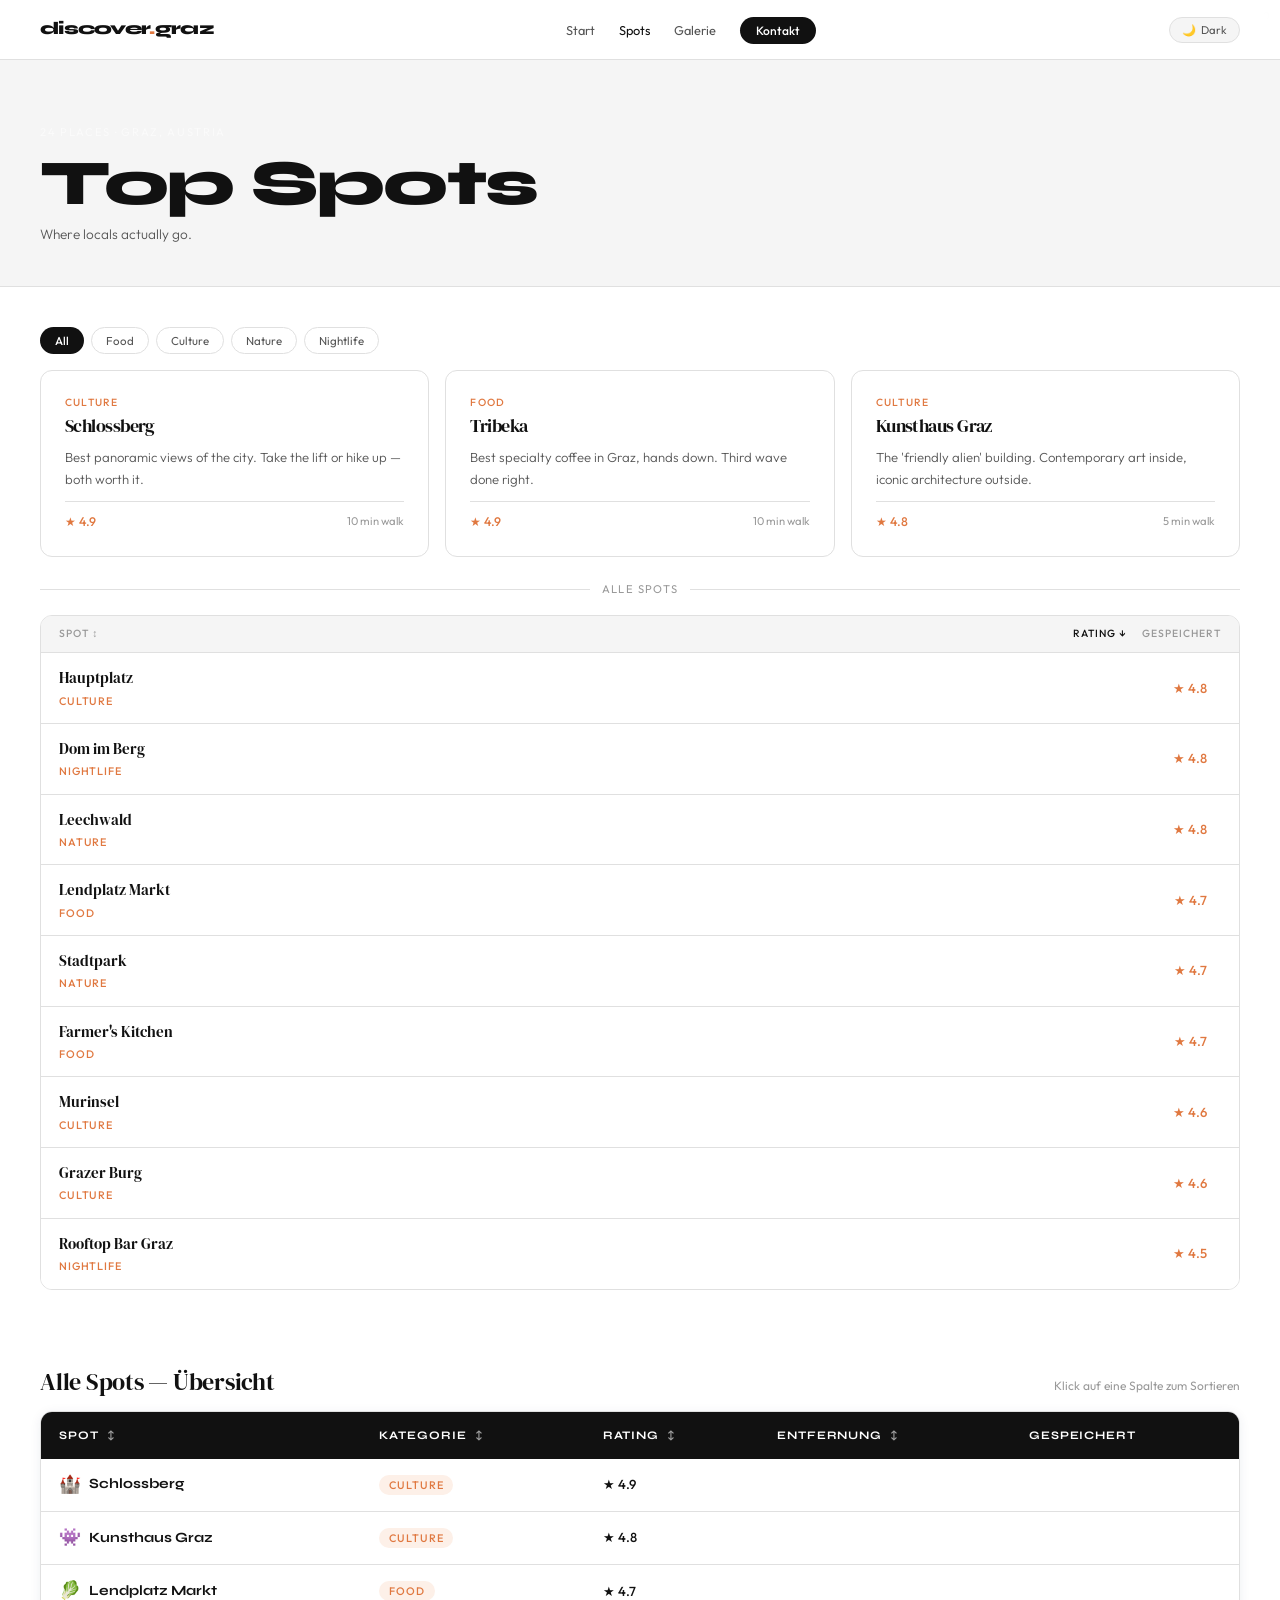
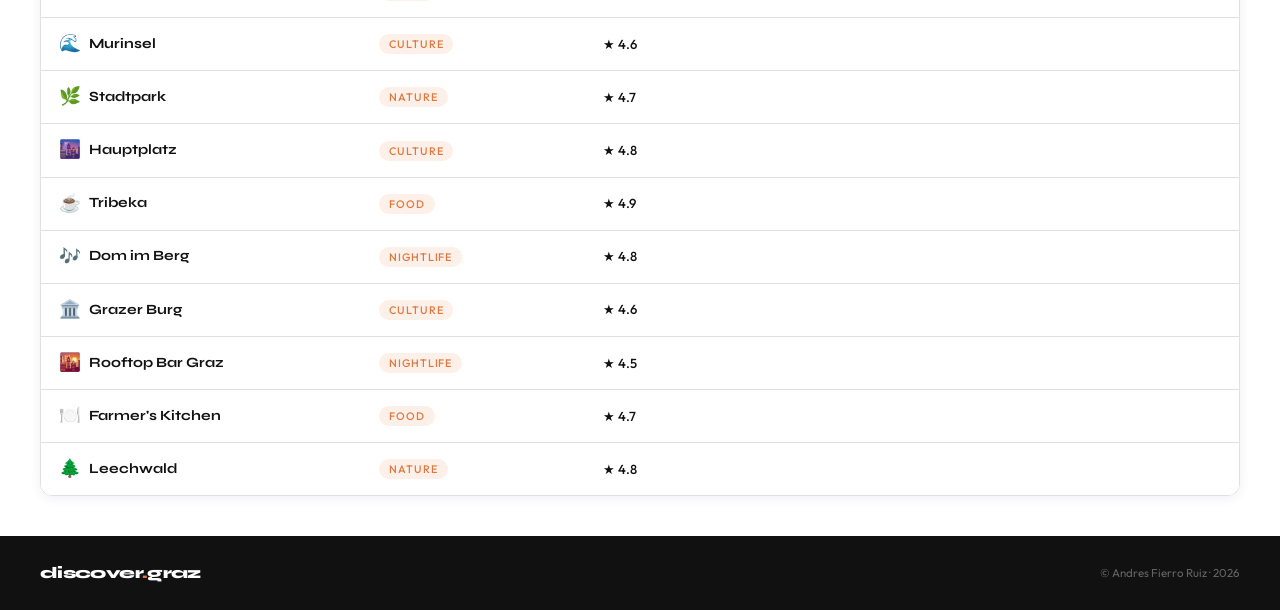
<file: spots.html>
<!DOCTYPE html>
<html lang="de">
  <head>
    <meta charset="UTF-8" />
    <meta name="viewport" content="width=device-width, initial-scale=1.0" />
    <title>Spots — Discover Graz</title>
    <link rel="stylesheet" href="css/styles.css" />
  </head>
  <body>

    <header>
      <nav class="navbar">
        <div class="logo">discover<span>.</span>graz</div>
        <ul class="nav-links">
          <li><a href="index.html">Start</a></li>
          <li><a href="spots.html" class="active">Spots</a></li>
          <li><a href="galerie.html">Galerie</a></li>
          <li><a href="kontakt.html" class="nav-pill">Kontakt</a></li>
        </ul>
        <button class="toggle-btn" id="toggleBtn" aria-label="Dark/Light Mode umschalten">
          <span id="toggleIcon">🌙</span>
          <span id="toggleLabel">Dark</span>
        </button>
      </nav>
    </header>

    <main>

      <section class="page-hero">
        <div class="page-hero-content">
          <p class="hero-eyebrow">24 places · Graz, Austria</p>
          <h1 class="page-title">Top Spots</h1>
          <p class="page-sub">Where locals actually go.</p>
        </div>
      </section>

      <!-- CARDS With FILTROS -->
      <section class="section">
        <div class="filter-row">
          <button class="filter active" data-filter="all">All</button>
          <button class="filter" data-filter="food">Food</button>
          <button class="filter" data-filter="culture">Culture</button>
          <button class="filter" data-filter="nature">Nature</button>
          <button class="filter" data-filter="nightlife">Nightlife</button>
        </div>
        <div class="cards-grid" id="cardsGrid"></div>
      </section>

      <!-- TABLA SORTING -->
      <section class="section spots-table-section">
        <div class="section-header">
          <h2 class="section-title">Alle Spots — Übersicht</h2>
          <p class="section-sub">Klick auf eine Spalte zum Sortieren</p>
        </div>

        <div class="table-wrap">
          <table class="spots-table" id="spotsTable" aria-label="Spots Übersicht">
            <thead>
              <tr>
                <th class="sortable" data-col="name" aria-sort="none">
                  Spot <span class="sort-icon">↕</span>
                </th>
                <th class="sortable" data-col="category" aria-sort="none">
                  Kategorie <span class="sort-icon">↕</span>
                </th>
                <th class="sortable" data-col="rating" aria-sort="none">
                  Rating <span class="sort-icon">↕</span>
                </th>
                <th class="sortable" data-col="distance" aria-sort="none">
                  Entfernung <span class="sort-icon">↕</span>
                </th>
                <th>Gespeichert</th>
              </tr>
            </thead>
            <tbody id="spotsTableBody">
              <!-- Generado dinámicamente por JS -->
            </tbody>
          </table>
        </div>
      </section>

    </main>

    <footer>
      <div class="footer-inner">
        <div class="footer-logo">discover<span>.</span>graz</div>
        <p class="footer-copy">© Andres Fierro Ruiz · 2026</p>
      </div>
    </footer>

    <script src="js/spots-data.js"></script>
    <script src="js/main.js"></script>
  </body>
</html>
</file>
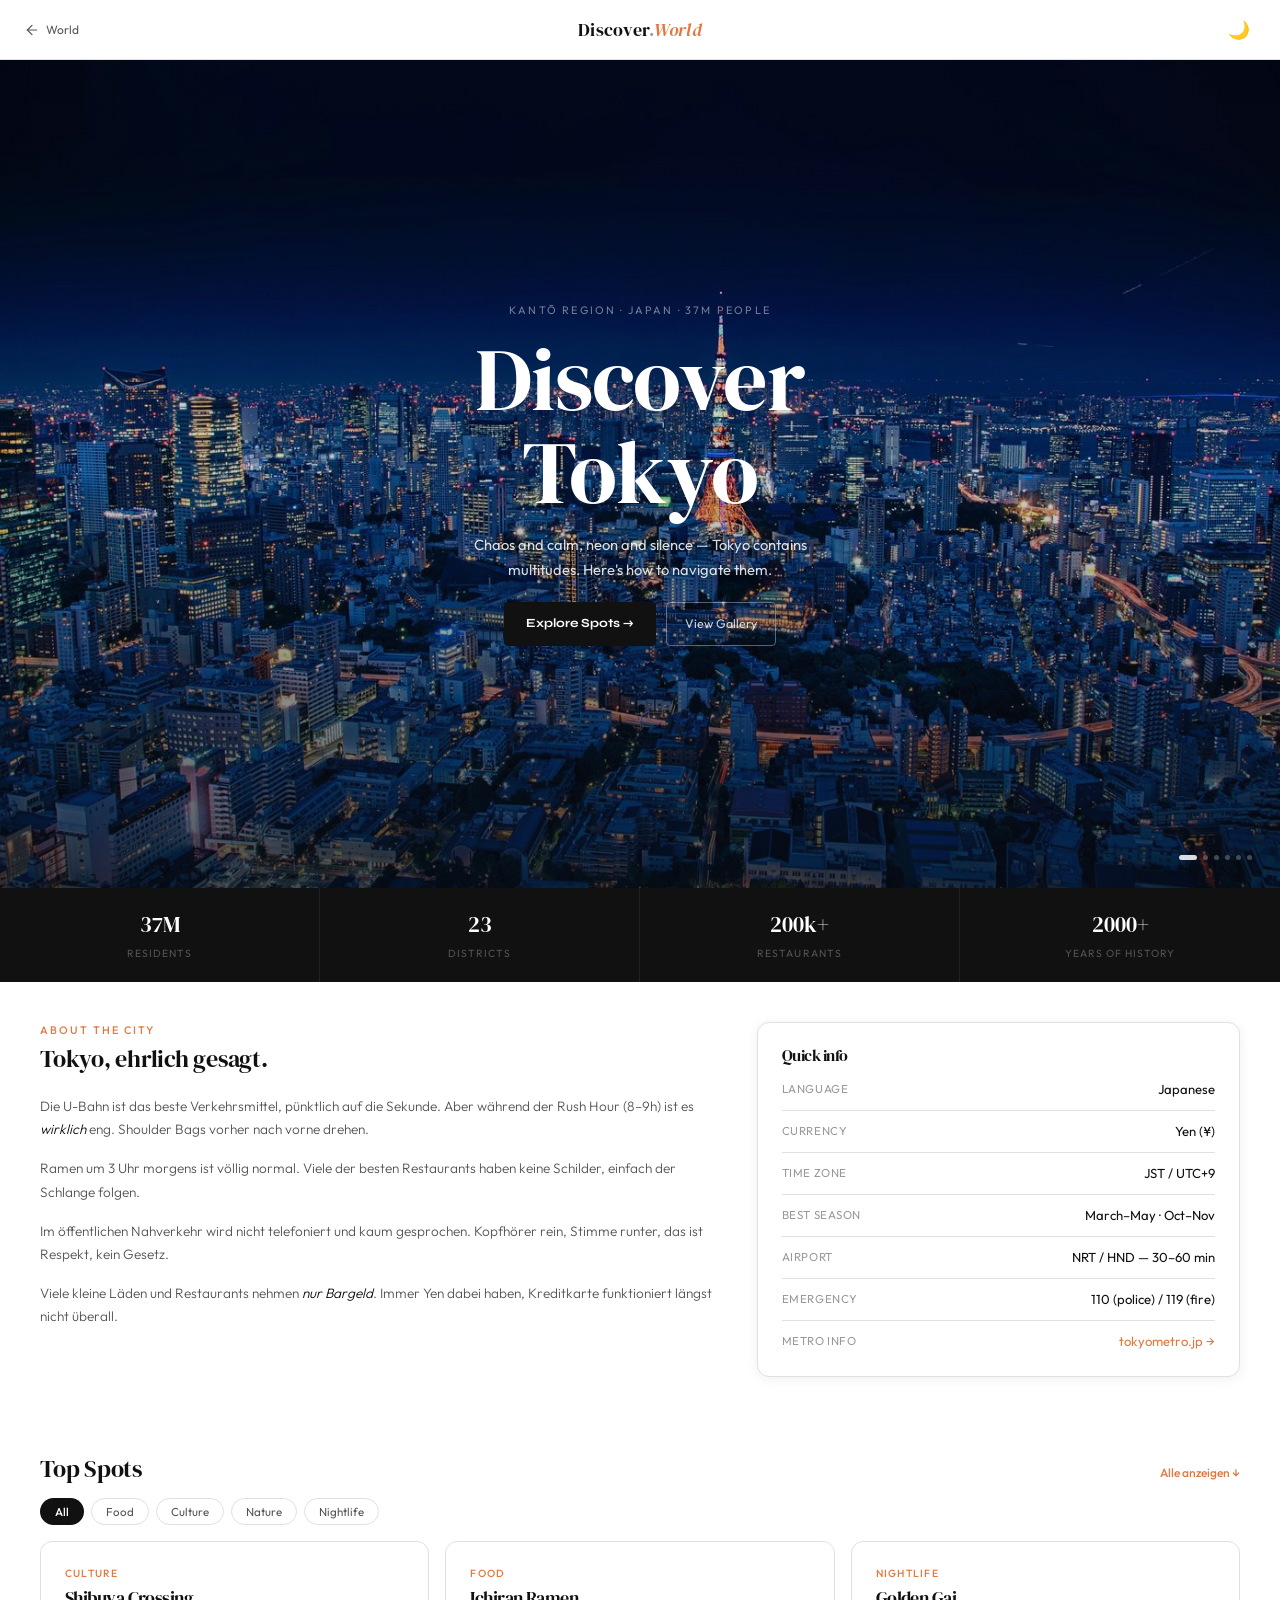
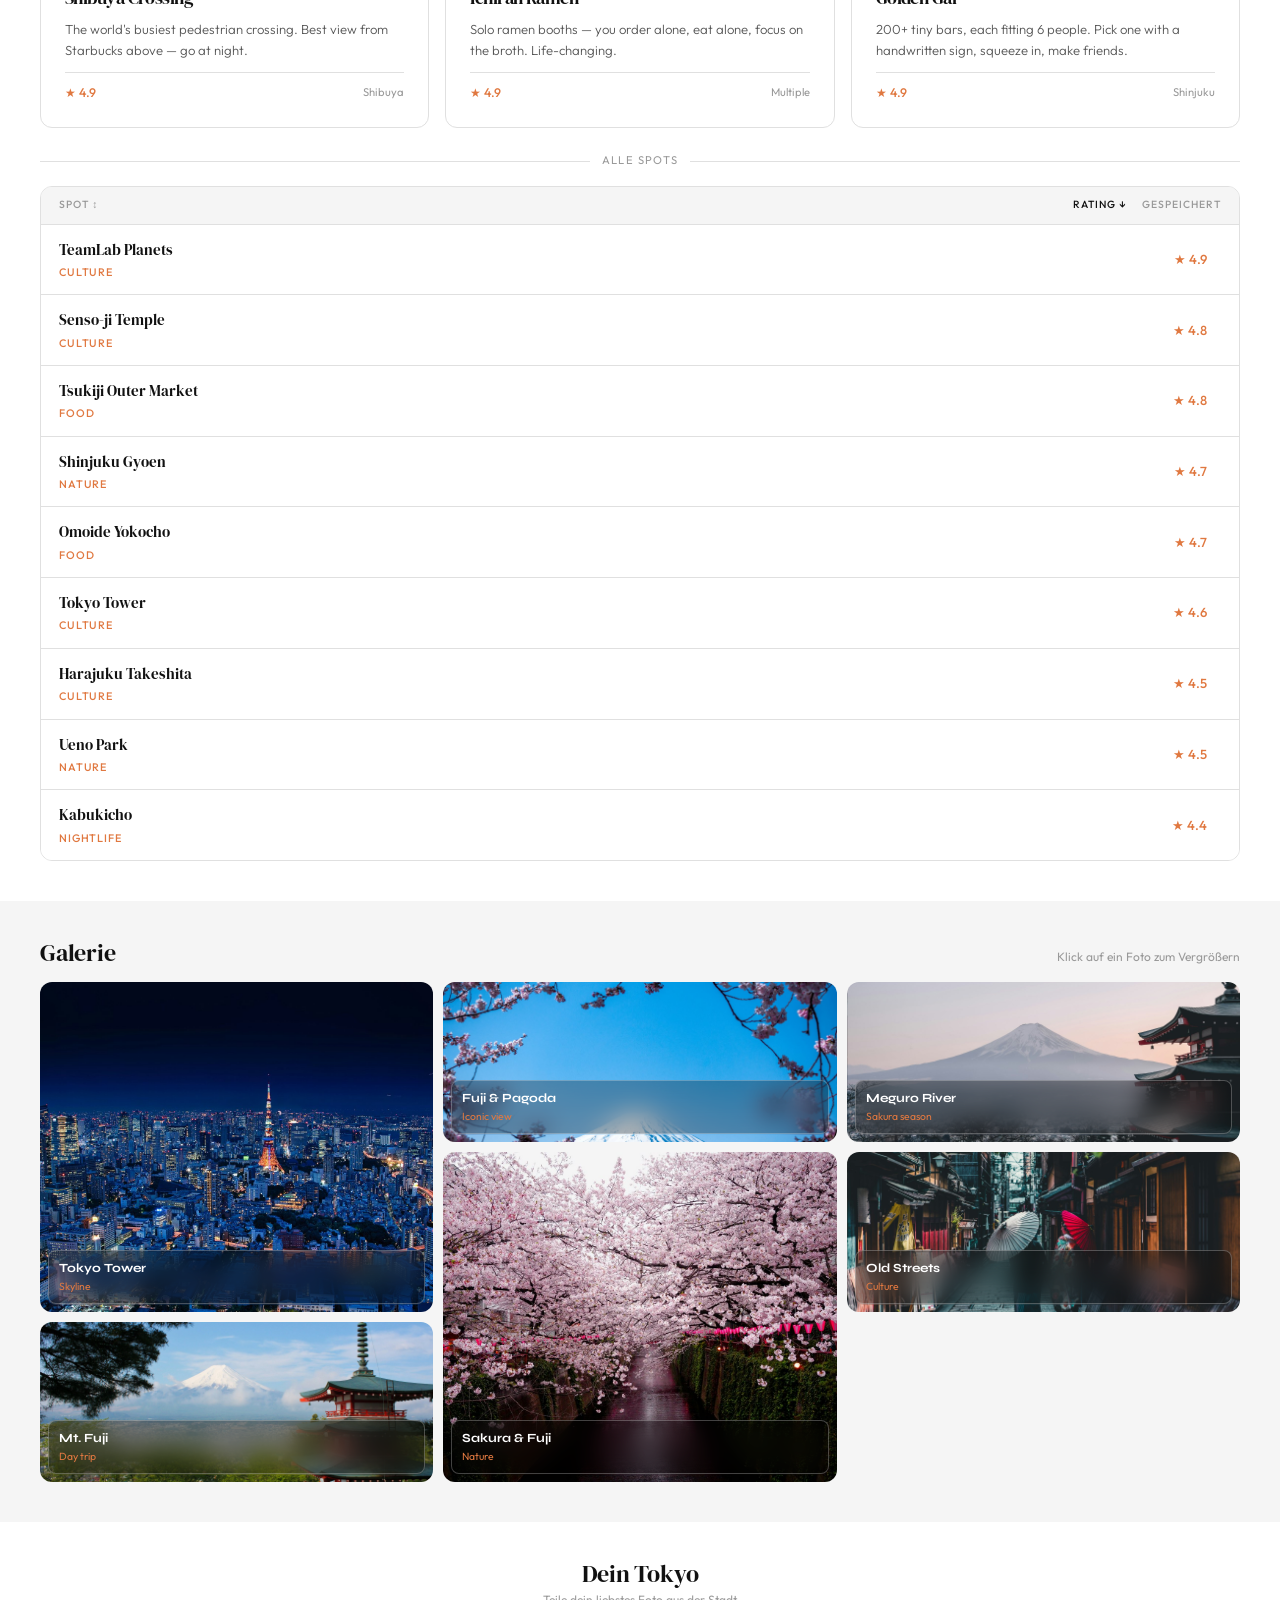
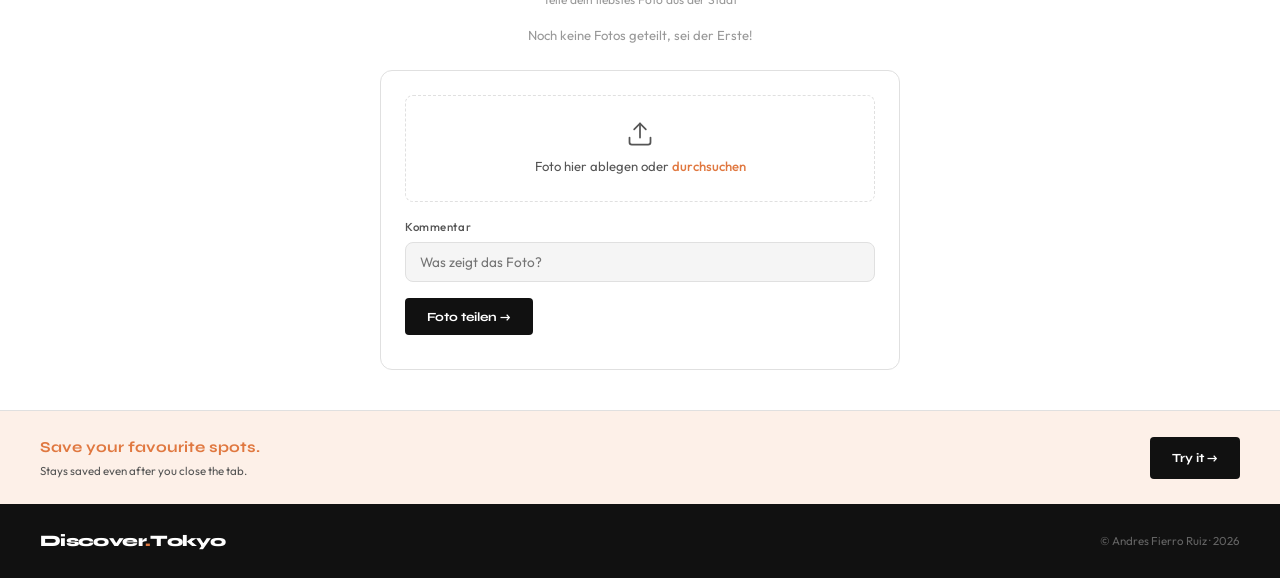
<file: tokyo.html>
<!DOCTYPE html>
<html lang="en">
  <head>
    <meta charset="UTF-8" />
    <meta name="viewport" content="width=device-width, initial-scale=1.0" />
    <title>Discover.Tokyo</title>
    <link rel="preconnect" href="https://fonts.googleapis.com" />
    <link rel="preconnect" href="https://fonts.gstatic.com" crossorigin />
    <link href="https://fonts.googleapis.com/css2?family=DM+Serif+Display:ital@0;1&family=Outfit:wght@300;400;500&display=swap" rel="stylesheet" />
    <link rel="stylesheet" href="css/styles.css" />
  </head>
  <body>

    <header>
      <nav class="navbar navbar--city">
        <a href="index.html" class="nav-back" aria-label="Back to World">
          <svg width="16" height="16" viewBox="0 0 24 24" fill="none" stroke="currentColor" stroke-width="1.8" stroke-linecap="round" aria-hidden="true">
            <line x1="19" y1="12" x2="5" y2="12"/>
            <polyline points="12 19 5 12 12 5"/>
          </svg>
          World
        </a>
        <div class="logo logo--city">
          Discover<span class="logo-dot">.</span><span class="logo-city">World</span>
        </div>
        <button class="toggle-btn toggle-btn--icon" id="toggleBtn" aria-label="Dark/Light Mode">
          <span id="toggleIcon">🌙</span>
        </button>
      </nav>
    </header>

    <main>

      <!-- HERO -->
      <section class="city-hero" aria-label="Tokyo slideshow">
        <div class="city-slides">
          <div class="city-slide active" style="background-image:url('images/tokyo/tokio2-opt.jpg');"></div>
          <div class="city-slide" style="background-image:url('images/tokyo/tokio4-opt.jpg');"></div>
          <div class="city-slide" style="background-image:url('images/tokyo/tokio3-opt.jpg');"></div>
          <div class="city-slide" style="background-image:url('images/tokyo/tokio6-opt.jpg');"></div>
          <div class="city-slide" style="background-image:url('images/tokyo/tokio1-opt.jpg');"></div>
          <div class="city-slide" style="background-image:url('images/tokyo/tokio5-opt.jpg'); background-position:center 40%;"></div>
        </div>
        <div class="city-hero-overlay"></div>
        <div class="city-hero-content">
          <p class="city-eyebrow">Kantō Region · Japan · 37M people</p>
          <h1 class="city-title">Discover<br><em>Tokyo</em></h1>
          <p class="city-sub">Chaos and calm, neon and silence — Tokyo contains multitudes. Here's how to navigate them.</p>
          <div class="city-hero-actions">
            <a href="#spots" class="btn-primary">Explore Spots →</a>
            <a href="#galerie" class="btn-ghost">View Gallery</a>
          </div>
        </div>
        <p class="city-place-label"></p>
        <div class="city-dots" id="cityDots" role="tablist"></div>
      </section>

      <!-- STATS -->
      <section class="stats-bar" aria-label="Tokyo in numbers">
        <div class="stat"><span class="stat-number">37M</span><span class="stat-label">Residents</span></div>
        <div class="stat"><span class="stat-number">23</span><span class="stat-label">Districts</span></div>
        <div class="stat"><span class="stat-number">200k+</span><span class="stat-label">Restaurants</span></div>
        <div class="stat"><span class="stat-number">2000+</span><span class="stat-label">Years of history</span></div>
      </section>

      <!-- ABOUT -->
      <section class="section city-about" id="about">
        <div class="about-grid">
          <div class="about-text">
            <p class="section-eyebrow">About the city</p>
            <h2 class="section-title">Tokyo, ehrlich gesagt.</h2>
            <div class="about-tips">
              <div class="about-tip">
                <span class="tip-icon">🚇</span>
                <p>Die U-Bahn ist das beste Verkehrsmittel, pünktlich auf die Sekunde. Aber während der Rush Hour (8–9h) ist es <em>wirklich</em> eng. Shoulder Bags vorher nach vorne drehen.</p>
              </div>
              <div class="about-tip">
                <span class="tip-icon">🍜</span>
                <p>Ramen um 3 Uhr morgens ist völlig normal. Viele der besten Restaurants haben keine Schilder, einfach der Schlange folgen.</p>
              </div>
              <div class="about-tip">
                <span class="tip-icon">🤫</span>
                <p>Im öffentlichen Nahverkehr wird nicht telefoniert und kaum gesprochen. Kopfhörer rein, Stimme runter, das ist Respekt, kein Gesetz.</p>
              </div>
              <div class="about-tip">
                <span class="tip-icon">💴</span>
                <p>Viele kleine Läden und Restaurants nehmen <em>nur Bargeld</em>. Immer Yen dabei haben, Kreditkarte funktioniert längst nicht überall.</p>
              </div>
            </div>
          </div>
          <div class="about-quick">
            <h3 class="about-quick-title">Quick info</h3>
            <ul class="quick-list">
              <li><span class="quick-label">Language</span><span class="quick-value">Japanese</span></li>
              <li><span class="quick-label">Currency</span><span class="quick-value">Yen (¥)</span></li>
              <li><span class="quick-label">Time zone</span><span class="quick-value">JST / UTC+9</span></li>
              <li><span class="quick-label">Best season</span><span class="quick-value">March–May · Oct–Nov</span></li>
              <li><span class="quick-label">Airport</span><span class="quick-value">NRT / HND — 30–60 min</span></li>
              <li><span class="quick-label">Emergency</span><span class="quick-value">110 (police) / 119 (fire)</span></li>
              <li><span class="quick-label">Metro info</span><span class="quick-value"><a href="https://www.tokyometro.jp/en/" target="_blank" rel="noopener" class="quick-link">tokyometro.jp →</a></span></li>
            </ul>
          </div>
        </div>
      </section>

      <!-- SPOTS -->
      <section class="section" id="spots">
        <div class="section-header">
          <h2 class="section-title">Top Spots</h2>
          <a href="#spots-table" class="section-link">Alle anzeigen ↓</a>
        </div>
        <div class="filter-row">
          <button class="filter active" data-filter="all">All</button>
          <button class="filter" data-filter="food">Food</button>
          <button class="filter" data-filter="culture">Culture</button>
          <button class="filter" data-filter="nature">Nature</button>
          <button class="filter" data-filter="nightlife">Nightlife</button>
        </div>
        <div class="cards-grid" id="cardsGrid"></div>
      </section>

      <!-- GALERIE — CSS #08 Glassmorphism -->
      <section class="section gallery-full" id="galerie">
        <div class="section-header">
          <h2 class="section-title">Galerie</h2>
          <p class="section-sub">Klick auf ein Foto zum Vergrößern</p>
        </div>
        <div class="gallery-masonry">
          <div class="gallery-card tall" data-name="Tokyo Tower" data-tag="Skyline" data-desc="Der Tokyo Tower bei Nacht — das beleuchtete Herz der Stadt, sichtbar von überall.">
            <div class="gallery-img" style="background-image:url('images/tokyo/tokio2-opt.jpg'); background-size:cover; background-position:center;"></div>
            <div class="gallery-glass"><span class="glass-name">Tokyo Tower</span><span class="glass-tag">Skyline</span></div>
          </div>
          <div class="gallery-card short" data-name="Fuji & Pagoda" data-tag="Iconic view" data-desc="Die Chureito Pagode mit dem Fuji im Hintergrund — das klassischste Bild Japans.">
            <div class="gallery-img" style="background-image:url('images/tokyo/tokio4-opt.jpg'); background-size:cover; background-position:center 38%;"></div>
            <div class="gallery-glass"><span class="glass-name">Fuji & Pagoda</span><span class="glass-tag">Iconic view</span></div>
          </div>
          <div class="gallery-card short" data-name="Meguro River" data-tag="Sakura season" data-desc="Kirschblüten am Meguro-Fluss im März — der romantischste Spaziergang in Tokyo.">
            <div class="gallery-img" style="background-image:url('images/tokyo/tokio3-opt.jpg'); background-size:cover; background-position:center;"></div>
            <div class="gallery-glass"><span class="glass-name">Meguro River</span><span class="glass-tag">Sakura season</span></div>
          </div>
          <div class="gallery-card tall" data-name="Sakura & Fuji" data-tag="Nature" data-desc="Fuji-san encuadrado por ramas de cerezo — una vista que solo dura dos semanas al año.">
            <div class="gallery-img" style="background-image:url('images/tokyo/tokio6-opt.jpg'); background-size:cover; background-position:center;"></div>
            <div class="gallery-glass"><span class="glass-name">Sakura & Fuji</span><span class="glass-tag">Nature</span></div>
          </div>
          <div class="gallery-card short" data-name="Old Streets" data-tag="Culture" data-desc="Kimono-Trägerinnen in den alten Gassen — traditionelles Japan mitten in der Metropole.">
            <div class="gallery-img" style="background-image:url('images/tokyo/tokio5-opt.jpg'); background-size:cover; background-position:center 40%;"></div>
            <div class="gallery-glass"><span class="glass-name">Old Streets</span><span class="glass-tag">Culture</span></div>
          </div>
          <div class="gallery-card short" data-name="Mt. Fuji" data-tag="Day trip" data-desc="Der heilige Berg Japans — perfekt erreichbar als Tagesausflug von Tokyo.">
            <div class="gallery-img" style="background-image:url('images/tokyo/tokio1-opt.jpg'); background-size:cover; background-position:center;"></div>
            <div class="gallery-glass"><span class="glass-name">Mt. Fuji</span><span class="glass-tag">Day trip</span></div>
          </div>
        </div>
      </section>

      <!-- DEIN TOKYO -->
      <section class="section photo-upload-section">
        <div class="section-header" style="justify-content:center; text-align:center;">
          <div>
            <h2 class="section-title">Dein Tokyo</h2>
            <p class="section-sub">Teile dein liebstes Foto aus der Stadt</p>
          </div>
        </div>
        <div class="upload-grid" id="userPhotosGrid"></div>
        <div class="upload-form-wrap">
          <div class="upload-form" id="uploadForm">
            <div class="upload-drop-area" id="uploadDropArea">
              <svg width="28" height="28" viewBox="0 0 24 24" fill="none" stroke="currentColor" stroke-width="1.5" stroke-linecap="round" aria-hidden="true">
                <path d="M21 15v4a2 2 0 01-2 2H5a2 2 0 01-2-2v-4"/>
                <polyline points="17 8 12 3 7 8"/>
                <line x1="12" y1="3" x2="12" y2="15"/>
              </svg>
              <p class="upload-drop-text">Foto hier ablegen oder <label for="photoInput" class="upload-browse">durchsuchen</label></p>
              <input type="file" id="photoInput" accept="image/*" aria-label="Foto auswählen" />
            </div>
            <div class="form-group">
              <label for="photoComment">Kommentar</label>
              <input type="text" id="photoComment" placeholder="Was zeigt das Foto?" maxlength="80" />
            </div>
            <button class="btn-primary" id="uploadSubmitBtn">Foto teilen →</button>
            <p class="form-feedback" id="uploadFeedback"></p>
          </div>
        </div>
      </section>

      <!-- SAVE BANNER -->
      <section class="save-banner" aria-label="Spots speichern">
        <div class="save-banner-text">
          <p class="save-banner-title">Save your favourite spots.</p>
          <p class="save-banner-sub">Stays saved even after you close the tab.</p>
        </div>
        <a href="#spots" class="btn-primary">Try it →</a>
      </section>

    </main>

    <!-- GLASSMORPHISM MODAL — CSS #08 -->
    <div class="glass-modal" id="glassModal" aria-hidden="true" role="dialog" aria-modal="true">
      <div class="glass-modal-backdrop" id="modalBackdrop"></div>
      <div class="glass-modal-card">
        <div class="glass-modal-img" id="modalImg"></div>
        <div class="glass-modal-content">
          <p class="glass-modal-tag" id="modalTag"></p>
          <h2 class="glass-modal-title" id="modalTitle" aria-live="polite">Galerie</h2>
          <p class="glass-modal-desc" id="modalDesc"></p>
          <button class="glass-modal-close" id="modalClose" aria-label="Schließen">✕ Schließen</button>
        </div>
      </div>
    </div>

    <footer>
      <div class="footer-inner">
        <div class="footer-logo">Discover<span>.</span>Tokyo</div>
        <p class="footer-copy">© Andres Fierro Ruiz · 2026</p>
      </div>
    </footer>

    <script src="js/spots-data-tokyo.js"></script>
    <script src="js/main.js"></script>
  </body>
</html>
</file>
<file: css/styles.css>
/* ==========================================================
   styles.css -- Discover.World
   Modulare CSS-Architektur mit CSS-Variablen fuer Dark/Light Mode
   Abschnitte:
   0. Schriftarten & Reset
   1. CSS-Variablen (Light Mode -- Standard)
   2. Dark Mode (.dark-mode auf body)
   3. Basis & Typografie
   4. Navbar
   5. Hero-Slideshow
   6. Statistikleiste
   7. Allgemeine Abschnitte
   8. Karten & Grid
   9. Filter
   10. Galerie & Glassmorphism
   11. Seiten-Hero (Unterseiten)
   12. Kontaktbereich
   13. Speichern-Banner
   14. Footer
   15. Media Queries (Responsive)
   16. Tabellensortierung
   17. Glassmorphism-Modal
   18. Discover.World Startseite
   19. Stadtseiten
   20. Verbesserungen & Fixes
   ========================================================== */


/* ----------------------------------------------------------
   0. SCHRIFTARTEN & RESET
   ---------------------------------------------------------- */

@import url('https://fonts.googleapis.com/css2?family=DM+Serif+Display:ital@0;1&family=Syne:wght@400;700;800&family=Outfit:wght@300;400;500&display=swap');

*,
*::before,
*::after {
  margin: 0;
  padding: 0;
  box-sizing: border-box;
}

html {
  scroll-behavior: smooth;
}


/* ----------------------------------------------------------
   1. CSS-VARIABLEN -- LIGHT MODE (Standard)
   Dark/Light Mode via CSS-Variablen
   ---------------------------------------------------------- */

:root {
  /* Hintergruende */
  --color-bg:          #ffffff;
  --color-bg-2:        #f5f5f5;
  --color-bg-3:        #efefef;

  /* Text */
  --color-text:        #111111;
  --color-text-2:      #555555;
  --color-text-3:      #999999;

  /* Rahmen */
  --color-border:      #e0e0e0;

  /* Akzentfarbe -- bleibt Orange fuer wichtige Details */
  --color-accent:      #e07840;
  --color-accent-bg:   #fdf0e8;

  /* Karten */
  --color-card:        #ffffff;
  --color-card-border: #e0e0e0;

  /* Navbar */
  --color-nav:         rgba(255, 255, 255, 0.97);

  /* Pill-Button Navbar */
  --color-pill-bg:     #111111;
  --color-pill-text:   #ffffff;

  /* Aktive Filter */
  --color-filter-bg:   #111111;
  --color-filter-text: #ffffff;

  /* Statistikleiste */
  --color-stats-bg:    #111111;
  --color-stats-text:  #ffffff;

  /* Footer */
  --color-footer-bg:   #111111;
  --color-footer-text: #ffffff;
  --color-footer-copy: rgba(255, 255, 255, 0.35);

  /* Glassmorphism */
  --color-glass-bg:     rgba(0, 0, 0, 0.28);
  --color-glass-border: rgba(255, 255, 255, 0.25);
  --color-glass-text:   #ffffff;

  /* Hero-Verlauf -- blauer Himmel -> goldener Sonnenuntergang */
  --hero-gradient: linear-gradient(175deg,
    #b8d8f5 0%,
    #90c4ee 20%,
    #6ab0e8 40%,
    #9ab8d8 58%,
    #d8b890 75%,
    #c89870 90%,
    #b87850 100%
  );

  /* Schriftarten */
  --font-heading: 'Syne', sans-serif;
  --font-body:    'Outfit', sans-serif;

  /* Abstaende */
  --space-xs:  0.5rem;
  --space-sm:  1rem;
  --space-md:  1.5rem;
  --space-lg:  2.5rem;
  --space-xl:  4rem;

  /* Radien */
  --radius-sm: 4px;
  --radius-md: 8px;
  --radius-lg: 12px;

  /* Globale Uebergangszeit */
  --transition: 0.3s ease;
}


/* ----------------------------------------------------------
   2. DARK MODE -- CSS-Variablen ueberschreiben
   Wird durch .dark-mode auf <body> via JS aktiviert
   ---------------------------------------------------------- */

body.dark-mode {
  --color-bg:          #0a1220;
  --color-bg-2:        #0d1828;
  --color-bg-3:        #102030;

  --color-text:        #b8d8e8;
  --color-text-2:      #7ab0c8;
  --color-text-3:      #5890a8;

  --color-border:      #1a3040;

  --color-accent:      #c8784a;
  --color-accent-bg:   #1e1408;

  --color-card:        #102030;
  --color-card-border: #1a3040;

  --color-nav:         rgba(10, 18, 28, 0.98);

  --color-pill-bg:     #b8d8e8;
  --color-pill-text:   #0a1218;

  --color-filter-bg:   #b8d8e8;
  --color-filter-text: #0a1218;

  --color-stats-bg:    #b8d8e8;
  --color-stats-text:  #0d2b52;

  --color-footer-bg:   #060c14;
  --color-footer-text: #b8d8e8;
  --color-footer-copy: rgba(184, 216, 232, 0.18);

  --color-glass-bg:     rgba(10, 18, 28, 0.55);
  --color-glass-border: rgba(184, 216, 232, 0.12);
  --color-glass-text:   #b8d8e8;

  --hero-gradient: linear-gradient(175deg,
    #080e18 0%,
    #0a1828 25%,
    #0c1e30 50%,
    #081420 75%,
    #060e18 100%
  );
}


/* ----------------------------------------------------------
   3. BASIS & TYPOGRAFIE
   ---------------------------------------------------------- */

body {
  font-family: var(--font-body);
  background-color: var(--color-bg);
  color: var(--color-text);
  transition: background-color var(--transition), color var(--transition);
  line-height: 1.6;
}

h1, h2, h3 {
  font-family: var(--font-heading);
  font-weight: 800;
  letter-spacing: -0.03em;
  line-height: 1;
}

a {
  text-decoration: none;
  color: inherit;
}

ul {
  list-style: none;
}

img {
  display: block;
  max-width: 100%;
}

button {
  cursor: pointer;
  font-family: var(--font-body);
  border: none;
  background: none;
}


/* ----------------------------------------------------------
   4. NAVBAR
   ---------------------------------------------------------- */

.navbar {
  position: sticky;
  top: 0;
  z-index: 100;
  display: flex;
  align-items: center;
  justify-content: space-between;
  padding: 0 var(--space-lg);
  height: 60px;
  background: var(--color-nav);
  backdrop-filter: blur(12px);
  -webkit-backdrop-filter: blur(12px);
  border-bottom: 0.5px solid var(--color-border);
  transition: background var(--transition);
  overflow: visible;
}

.logo {
  font-family: var(--font-heading);
  font-size: 1.1rem;
  font-weight: 800;
  color: var(--color-text);
  letter-spacing: -0.04em;
}

.logo span {
  color: var(--color-accent);
}

.nav-links {
  display: flex;
  align-items: center;
  gap: var(--space-md);
}

.nav-links a {
  font-size: 0.8rem;
  color: var(--color-text-2);
  transition: color var(--transition);
}

.nav-links a:hover,
.nav-links a.active {
  color: var(--color-text);
}

.nav-links .nav-pill {
  background: var(--color-pill-bg);
  color: var(--color-pill-text);
  padding: 6px 16px;
  border-radius: 20px;
  font-size: 0.75rem;
  font-weight: 500;
  transition: opacity var(--transition);
}

.nav-links .nav-pill:hover {
  opacity: 0.85;
}

/* Dark/Light Toggle */
.toggle-btn {
  display: flex;
  align-items: center;
  gap: 5px;
  padding: 5px 12px;
  border-radius: 20px;
  border: 0.5px solid var(--color-border);
  background: var(--color-bg-2);
  color: var(--color-text-2);
  font-size: 0.7rem;
  transition: border-color var(--transition), color var(--transition), background var(--transition);
}

.toggle-btn:hover {
  border-color: var(--color-accent);
  color: var(--color-accent);
}


/* ----------------------------------------------------------
   5. HERO-SLIDESHOW
   ---------------------------------------------------------- */

.hero {
  position: relative;
  height: 92vh;
  min-height: 500px;
  overflow: hidden;
}

.hero-slides {
  position: absolute;
  inset: 0;
}

.hero-slide {
  position: absolute;
  inset: 0;
  opacity: 0;
  transition: opacity 1.4s ease;
  background-size: cover;
  background-position: center;
}

.hero-slide.active {
  opacity: 1;
}

/* Echte Graz-Fotos -- Hero-Slideshow */
.slide-1 { background-image: url('../images/graz/graz1-opt.jpg'); background-size: cover; background-position: center 30%; }
.slide-2 { background-image: url('../images/graz/graz2-opt.jpg'); background-size: cover; background-position: center; }
.slide-3 { background-image: url('../images/graz/graz3-opt.jpg'); background-size: cover; background-position: center 40%; }
.slide-4 { background-image: url('../images/graz/graz4-opt.jpg'); background-size: cover; background-position: center; }

.hero-overlay {
  position: absolute;
  inset: 0;
  background: linear-gradient(
    to top,
    rgba(0, 0, 0, 0.80) 0%,
    rgba(0, 0, 0, 0.25) 50%,
    rgba(0, 0, 0, 0.12) 100%
  );
  z-index: 2;
}

.hero-badge {
  position: absolute;
  top: var(--space-md);
  right: var(--space-lg);
  z-index: 4;
  display: flex;
  flex-direction: column;
  align-items: flex-end;
  gap: 2px;
  background: var(--color-glass-bg);
  backdrop-filter: blur(10px);
  -webkit-backdrop-filter: blur(10px);
  border: 0.5px solid var(--color-glass-border);
  border-radius: var(--radius-md);
  padding: 8px 14px;
}

.badge-name {
  font-family: var(--font-heading);
  font-size: 0.8rem;
  font-weight: 700;
  color: var(--color-glass-text);
}

.badge-sub {
  font-size: 0.65rem;
  color: rgba(255, 255, 255, 0.6);
}

.hero-content {
  position: absolute;
  bottom: 0;
  left: 0;
  right: 0;
  z-index: 3;
  padding: 0 var(--space-lg) var(--space-lg);
}

.hero-eyebrow {
  font-size: 0.7rem;
  letter-spacing: 0.15em;
  text-transform: uppercase;
  color: rgba(255, 255, 255, 0.55);
  margin-bottom: 10px;
}

.hero-title {
  font-size: clamp(3rem, 8vw, 5.5rem);
  color: #ffffff;
  margin-bottom: 14px;
}

.hero-title em {
  font-style: italic;
  font-weight: 400;
  color: rgba(255, 255, 255, 0.65);
  font-size: 0.75em;
}

.hero-sub {
  font-size: 0.85rem;
  color: rgba(255, 255, 255, 0.6);
  max-width: 380px;
  line-height: 1.7;
  font-weight: 300;
  margin-bottom: var(--space-md);
}

.hero-actions {
  display: flex;
  gap: 10px;
  flex-wrap: wrap;
}

/* Navigationspunkte */
.hero-dots {
  position: absolute;
  bottom: var(--space-md);
  right: var(--space-lg);
  z-index: 4;
  display: flex;
  gap: 7px;
  align-items: center;
}

.hdot {
  width: 7px;
  height: 7px;
  border-radius: 50%;
  background: rgba(255, 255, 255, 0.3);
  border: none;
  cursor: pointer;
  transition: all 0.35s ease;
  padding: 0;
}

.hdot.active {
  background: #ffffff;
  width: 20px;
  border-radius: 4px;
}


/* ----------------------------------------------------------
   6. STATISTIKLEISTE
   ---------------------------------------------------------- */

.stats-bar {
  display: grid;
  grid-template-columns: repeat(4, 1fr);
  background: var(--color-stats-bg);
  transition: background var(--transition);
}

.stat {
  display: flex;
  flex-direction: column;
  align-items: center;
  padding: 1.2rem 0;
  border-right: 0.5px solid rgba(128, 128, 128, 0.15);
  gap: 3px;
}

.stat:last-child {
  border-right: none;
}

.stat-number {
  font-family: 'DM Serif Display', serif;
  font-size: 1.4rem;
  font-weight: 400;
  color: var(--color-stats-text);
}

.stat-label {
  font-size: 0.65rem;
  letter-spacing: 0.1em;
  text-transform: uppercase;
  color: rgba(128, 128, 128, 0.6);
}


/* ----------------------------------------------------------
   7. ALLGEMEINE ABSCHNITTE
   ---------------------------------------------------------- */

.section {
  padding: var(--space-lg) var(--space-lg);
  background: var(--color-bg-2);
  transition: background var(--transition);
}

.section:nth-child(even) {
  background: var(--color-bg);
}

.section-header {
  display: flex;
  justify-content: space-between;
  align-items: baseline;
  margin-bottom: var(--space-sm);
}

.section-title {
  font-family: 'DM Serif Display', serif;
  font-size: 1.5rem;
  font-weight: 400;
  color: var(--color-text);
  letter-spacing: -0.01em;
}

.section-link {
  font-size: 0.75rem;
  color: var(--color-accent);
  font-weight: 500;
  transition: opacity var(--transition);
}

.section-link:hover {
  opacity: 0.75;
}


/* ----------------------------------------------------------
   8. KARTEN & GRID
   ---------------------------------------------------------- */

.cards-grid {
  display: grid;
  grid-template-columns: repeat(3, 1fr);
  gap: 12px;
}

.card {
  background: var(--color-card);
  border: 0.5px solid var(--color-card-border);
  border-radius: var(--radius-lg);
  overflow: hidden;
  transition: background var(--transition), border-color var(--transition), transform 0.2s ease, box-shadow 0.2s ease;
  box-shadow: 0 2px 12px rgba(13, 43, 82, 0.08);
}

.card:hover {
  transform: translateY(-3px);
  box-shadow: 0 8px 24px rgba(13, 43, 82, 0.14);
}

.card-img {
  height: 90px;
  display: flex;
  align-items: center;
  justify-content: center;
  position: relative;
  transition: background var(--transition);
}

.card-emoji {
  font-size: 2rem;
}

.save-btn {
  position: absolute;
  top: 8px;
  right: 10px;
  font-size: 1rem;
  color: var(--color-text-3);
  background: none;
  border: none;
  cursor: pointer;
  transition: color 0.2s ease, transform 0.15s ease;
}

.save-btn:hover {
  transform: scale(1.2);
}

.save-btn.saved {
  color: var(--color-accent);
}

.card-body {
  padding: 10px 14px;
}

.card-category {
  font-size: 0.65rem;
  font-weight: 500;
  letter-spacing: 0.1em;
  text-transform: uppercase;
  color: var(--color-accent);
  margin-bottom: 4px;
}

.card-name {
  font-size: 0.9rem;
  color: var(--color-text);
  margin-bottom: 4px;
}

.card-desc {
  font-size: 0.72rem;
  color: var(--color-text-2);
  line-height: 1.55;
}

.card-footer {
  display: flex;
  justify-content: space-between;
  align-items: center;
  padding: 8px 14px;
  border-top: 0.5px solid var(--color-border);
}

.card-rating {
  font-size: 0.72rem;
  color: var(--color-accent);
}

.card-distance {
  font-size: 0.65rem;
  color: var(--color-text-3);
}


/* ----------------------------------------------------------
   9. KATEGORIEFILTER
   ---------------------------------------------------------- */

.filter-row {
  display: flex;
  flex-wrap: wrap;
  gap: 7px;
  margin-bottom: var(--space-sm);
}

.filter {
  font-size: 0.72rem;
  padding: 5px 14px;
  border-radius: 20px;
  border: 0.5px solid var(--color-border);
  color: var(--color-text-2);
  background: transparent;
  cursor: pointer;
  transition: all 0.2s ease;
  font-family: var(--font-body);
}

.filter:hover {
  border-color: var(--color-text-2);
}

.filter.active {
  background: var(--color-filter-bg);
  color: var(--color-filter-text);
  border-color: transparent;
  font-weight: 500;
}


/* ----------------------------------------------------------
   10. GALERIE & GLASSMORPHISM
   ---------------------------------------------------------- */

.gallery-teaser {
  background: var(--color-bg);
}

.gallery-grid {
  display: grid;
  grid-template-columns: 2fr 1fr;
  gap: 8px;
}

.gallery-col {
  display: flex;
  flex-direction: column;
  gap: 8px;
}

.gallery-full .gallery-masonry {
  display: grid;
  grid-template-columns: repeat(3, 1fr);
  grid-auto-rows: 160px;
  gap: 10px;
}

.gallery-card {
  border-radius: var(--radius-lg);
  overflow: hidden;
  position: relative;
  cursor: pointer;
}

.gallery-card.tall {
  grid-row: span 2;
  height: 100%;
  min-height: 160px;
}

.gallery-card.short {
  height: 100%;
}

.gallery-teaser .gallery-card.tall  { height: 200px; }
.gallery-teaser .gallery-card.short { height: 96px; }

.gallery-img {
  position: absolute;
  inset: 0;
  background-size: cover;
  background-position: center;
}

/* Echte Graz-Fotos -- Galerie */
.img-hauptplatz  { background-image: url('../images/graz/graz1-opt.jpg'); background-size: cover; background-position: center 30%; }
.img-murinsel    { background-image: url('../images/graz/graz2-opt.jpg'); background-size: cover; background-position: center; }
.img-schlossberg { background-image: url('../images/graz/graz3-opt.jpg'); background-size: cover; background-position: center 40%; }
.img-kunsthaus   { background-image: url('../images/graz/graz4-opt.jpg'); background-size: cover; background-position: center; }
.img-stadtpark   { background-image: url('../images/graz/graz5-opt.jpg'); background-size: cover; background-position: center; }
.img-lendplatz   { background-image: url('../images/graz/graz2-opt.jpg'); background-size: cover; background-position: center 70%; }

/* Glassmorphism-Overlay auf Galerie-Karten */
.gallery-glass {
  position: absolute;
  bottom: 8px;
  left: 8px;
  right: 8px;
  z-index: 2;
  display: flex;
  flex-direction: column;
  gap: 2px;
  padding: 7px 10px;
  background: var(--color-glass-bg);
  backdrop-filter: blur(12px);
  -webkit-backdrop-filter: blur(12px);
  border: 0.5px solid var(--color-glass-border);
  border-radius: var(--radius-md);
  transition: background var(--transition);
}

.gallery-card::after {
  content: '""';
  position: absolute;
  top: 50%;
  left: 50%;
  transform: translate(-50%, -50%) scale(0);
  font-size: 2rem;
  z-index: 3;
  transition: transform 0.25s ease, opacity 0.25s ease;
  opacity: 0;
}

.gallery-card:hover::after {
  transform: translate(-50%, -50%) scale(1);
  opacity: 1;
}

.gallery-card:hover .gallery-glass {
  opacity: 0.7;
}

.glass-name {
  font-family: var(--font-heading);
  font-size: 0.78rem;
  font-weight: 700;
  color: var(--color-glass-text);
}

.glass-tag {
  font-size: 0.65rem;
  color: var(--color-accent);
}


/* ----------------------------------------------------------
   11. SEITEN-HERO (Unterseiten)
   ---------------------------------------------------------- */

.page-hero {
  background: var(--color-bg-2);
  padding: var(--space-xl) var(--space-lg) var(--space-lg);
  border-bottom: 0.5px solid var(--color-border);
  transition: background var(--transition);
}

.page-title {
  font-size: clamp(2.5rem, 6vw, 4rem);
  color: var(--color-text);
  margin-bottom: 8px;
}

.page-sub {
  font-size: 0.85rem;
  color: var(--color-text-2);
  font-weight: 300;
}


/* ----------------------------------------------------------
   12. KONTAKTBEREICH
   ---------------------------------------------------------- */

.contact-section {
  background: var(--color-bg);
}

.contact-grid {
  display: grid;
  grid-template-columns: 1fr 1.4fr;
  gap: var(--space-lg);
  align-items: start;
}

.contact-heading {
  font-size: 1.4rem;
  color: var(--color-text);
  margin-bottom: var(--space-sm);
}

.contact-text {
  font-size: 0.85rem;
  color: var(--color-text-2);
  line-height: 1.7;
  font-weight: 300;
  margin-bottom: var(--space-md);
}

.contact-list {
  display: flex;
  flex-direction: column;
  gap: 10px;
}

.contact-list li {
  display: flex;
  align-items: center;
  gap: 10px;
  font-size: 0.82rem;
  color: var(--color-text-2);
}

.contact-icon {
  font-size: 1rem;
}

.contact-form-wrap {
  background: var(--color-card);
  border: 0.5px solid var(--color-card-border);
  border-radius: var(--radius-lg);
  padding: var(--space-md);
  transition: background var(--transition);
}

.form-group {
  display: flex;
  flex-direction: column;
  gap: 5px;
  margin-bottom: var(--space-sm);
}

.form-group label {
  font-size: 0.72rem;
  font-weight: 500;
  color: var(--color-text-2);
  letter-spacing: 0.05em;
}

.form-group input,
.form-group textarea {
  font-family: var(--font-body);
  font-size: 0.85rem;
  color: var(--color-text);
  background: var(--color-bg-2);
  border: 0.5px solid var(--color-border);
  border-radius: var(--radius-md);
  padding: 10px 14px;
  transition: border-color var(--transition), background var(--transition);
  resize: vertical;
}

.form-group input:focus,
.form-group textarea:focus {
  outline: none;
  border-color: var(--color-accent);
}

.btn-full {
  width: 100%;
}

.form-feedback {
  margin-top: 10px;
  font-size: 0.78rem;
  text-align: center;
}

.feedback-ok    { color: var(--color-accent); }
.feedback-error { color: #c0392b; }


/* ----------------------------------------------------------
   13. GLOBALE BUTTONS
   ---------------------------------------------------------- */

.btn-primary {
  display: inline-block;
  background: var(--color-text);
  color: var(--color-bg);
  font-family: var(--font-heading);
  font-size: 0.78rem;
  font-weight: 700;
  padding: 11px 22px;
  border-radius: var(--radius-sm);
  cursor: pointer;
  transition: opacity var(--transition);
  border: none;
}

.btn-primary:hover {
  opacity: 0.85;
}

.btn-ghost {
  display: inline-block;
  font-size: 0.78rem;
  color: rgba(255, 255, 255, 0.8);
  border: 0.5px solid rgba(255, 255, 255, 0.35);
  padding: 11px 18px;
  border-radius: var(--radius-sm);
  transition: border-color var(--transition), color var(--transition);
}

.btn-ghost:hover {
  border-color: rgba(255, 255, 255, 0.7);
  color: #ffffff;
}


/* ----------------------------------------------------------
   14. SPEICHERN-BANNER
   ---------------------------------------------------------- */

.save-banner {
  display: flex;
  justify-content: space-between;
  align-items: center;
  padding: var(--space-md) var(--space-lg);
  background: var(--color-accent-bg);
  border-top: 0.5px solid var(--color-border);
  gap: var(--space-sm);
  transition: background var(--transition);
}

.save-banner-title {
  font-family: var(--font-heading);
  font-size: 0.95rem;
  font-weight: 700;
  color: var(--color-accent);
}

.save-banner-sub {
  font-size: 0.72rem;
  color: var(--color-text-2);
  margin-top: 3px;
}


/* ----------------------------------------------------------
   15. FOOTER
   ---------------------------------------------------------- */

footer {
  background: var(--color-footer-bg);
  transition: background var(--transition);
}

.footer-inner {
  display: flex;
  justify-content: space-between;
  align-items: center;
  padding: var(--space-md) var(--space-lg);
}

.footer-logo {
  font-family: var(--font-heading);
  font-size: 1rem;
  font-weight: 800;
  color: var(--color-footer-text);
  letter-spacing: -0.04em;
}

.footer-logo span {
  color: var(--color-accent);
}

.footer-copy {
  font-size: 0.72rem;
  color: var(--color-footer-copy);
}


/* ----------------------------------------------------------
   16. MEDIA QUERIES -- RESPONSIVE
   ---------------------------------------------------------- */

/* Tablet */
@media (max-width: 900px) {
  :root { --space-lg: 1.5rem; }
  .cards-grid { grid-template-columns: repeat(2, 1fr); }
  .contact-grid { grid-template-columns: 1fr; }
  .gallery-full .gallery-masonry { grid-template-columns: repeat(2, 1fr); }
}

/* Mobil */
@media (max-width: 600px) {
  .nav-links { display: none; }
  .navbar { padding: 0 var(--space-sm); }
  .hero { height: 85vh; }
  .hero-content { padding: 0 var(--space-sm) var(--space-sm); }
  .hero-badge { right: var(--space-sm); }
  .hero-dots { right: var(--space-sm); }
  .cards-grid { grid-template-columns: 1fr; }
  .stats-bar { grid-template-columns: repeat(2, 1fr); }
  .gallery-grid { grid-template-columns: 1fr; }
  .gallery-full .gallery-masonry { grid-template-columns: 1fr; }
  .save-banner { flex-direction: column; text-align: center; }
  .footer-inner { flex-direction: column; gap: var(--space-xs); text-align: center; }
  .section { padding: var(--space-md) var(--space-sm); }
  .page-hero { padding: var(--space-lg) var(--space-sm) var(--space-md); }
}


/* ----------------------------------------------------------
   17. TABELLENSORTIERUNG 
   ---------------------------------------------------------- */

.spots-table-section { background: var(--color-bg); }

.section-sub {
  font-size: 0.75rem;
  color: var(--color-text-3);
  margin-top: 4px;
}

.table-wrap {
  overflow-x: auto;
  border-radius: var(--radius-lg);
  border: 0.5px solid var(--color-border);
  box-shadow: 0 2px 12px rgba(13, 43, 82, 0.07);
}

.spots-table {
  width: 100%;
  border-collapse: collapse;
  font-size: 0.85rem;
  background: var(--color-card);
}

.spots-table thead {
  background: var(--color-stats-bg);
}

.spots-table thead th {
  padding: 14px 18px;
  text-align: left;
  font-family: var(--font-heading);
  font-size: 0.72rem;
  font-weight: 700;
  letter-spacing: 0.08em;
  text-transform: uppercase;
  color: var(--color-stats-text);
  white-space: nowrap;
  transition: background var(--transition);
}

.spots-table thead th.sortable {
  cursor: pointer;
  user-select: none;
}

.spots-table thead th.sortable:hover {
  background: rgba(255, 255, 255, 0.08);
}

.spots-table thead th.sort-asc,
.spots-table thead th.sort-desc {
  color: var(--color-accent);
}

.sort-icon {
  font-size: 0.7rem;
  opacity: 0.6;
  margin-left: 4px;
  display: inline-block;
  transition: transform 0.2s ease;
}

.spots-table tbody tr {
  border-bottom: 0.5px solid var(--color-border);
  transition: background var(--transition);
}

.spots-table tbody tr:last-child { border-bottom: none; }
.spots-table tbody tr:hover { background: var(--color-bg-2); }

.spots-table tbody td {
  padding: 12px 18px;
  color: var(--color-text);
  vertical-align: middle;
}

.table-spot-name {
  font-family: var(--font-heading);
  font-weight: 700;
  font-size: 0.88rem;
  display: flex;
  align-items: center;
  gap: 8px;
}

.table-emoji { font-size: 1.1rem; }

.table-cat {
  font-size: 0.68rem;
  font-weight: 500;
  letter-spacing: 0.08em;
  text-transform: uppercase;
  padding: 3px 10px;
  border-radius: 20px;
  background: var(--color-accent-bg);
  color: var(--color-accent);
}

.table-rating {
  font-weight: 500;
  color: var(--color-accent);
  font-size: 0.82rem;
}

.table-save-cell { text-align: center; }


/* ----------------------------------------------------------
   18. GLASSMORPHISM-MODAL
   ---------------------------------------------------------- */

.glass-modal {
  position: fixed;
  inset: 0;
  z-index: 200;
  display: flex;
  align-items: center;
  justify-content: center;
  padding: var(--space-md);
  opacity: 0;
  pointer-events: none;
  transition: opacity 0.3s ease;
}

.glass-modal.active {
  opacity: 1;
  pointer-events: all;
}

/* Hintergrund-Blur -- Haupteffekt des Glassmorphisms */
.glass-modal-backdrop {
  position: absolute;
  inset: 0;
  background: rgba(13, 43, 82, 0.45);
  backdrop-filter: blur(16px);
  -webkit-backdrop-filter: blur(16px);
}

/* Karte mit Glaseffekt */
.glass-modal-card {
  position: relative;
  z-index: 1;
  display: grid;
  grid-template-columns: 1fr 1fr;
  width: 100%;
  max-width: 780px;
  border-radius: var(--radius-lg);
  overflow: hidden;
  background: rgba(255, 255, 255, 0.12);
  backdrop-filter: blur(24px);
  -webkit-backdrop-filter: blur(24px);
  border: 0.5px solid rgba(255, 255, 255, 0.25);
  box-shadow: 0 24px 64px rgba(13, 43, 82, 0.35), inset 0 0 0 0.5px rgba(255, 255, 255, 0.15);
  transform: scale(0.95);
  transition: transform 0.3s ease;
}

.glass-modal.active .glass-modal-card {
  transform: scale(1);
}

.glass-modal-img {
  min-height: 320px;
  background-size: cover;
  background-position: center;
}

.glass-modal-content {
  padding: var(--space-lg);
  display: flex;
  flex-direction: column;
  justify-content: center;
  gap: var(--space-sm);
  background: rgba(255, 255, 255, 0.08);
}

.glass-modal-tag {
  font-size: 0.68rem;
  font-weight: 500;
  letter-spacing: 0.12em;
  text-transform: uppercase;
  color: var(--color-accent);
  background: rgba(224, 120, 64, 0.15);
  display: inline-block;
  padding: 4px 12px;
  border-radius: 20px;
  width: fit-content;
}

.glass-modal-title {
  font-size: 1.8rem;
  color: #ffffff;
  line-height: 1;
}

.glass-modal-desc {
  font-size: 0.85rem;
  color: rgba(255, 255, 255, 0.75);
  line-height: 1.7;
  font-weight: 300;
}

.glass-modal-close {
  margin-top: var(--space-sm);
  background: rgba(255, 255, 255, 0.15);
  border: 0.5px solid rgba(255, 255, 255, 0.25);
  color: #ffffff;
  font-size: 0.78rem;
  padding: 9px 18px;
  border-radius: var(--radius-sm);
  cursor: pointer;
  font-family: var(--font-body);
  width: fit-content;
  transition: background 0.2s ease;
}

.glass-modal-close:hover {
  background: rgba(255, 255, 255, 0.25);
}

/* Dark Mode -- dunkleres Modal */
body.dark-mode .glass-modal-backdrop { background: rgba(6, 12, 20, 0.65); }
body.dark-mode .glass-modal-card { background: rgba(16, 32, 48, 0.55); border-color: rgba(184, 216, 232, 0.12); }
body.dark-mode .glass-modal-content { background: rgba(10, 18, 32, 0.3); }

/* Responsive Modal */
@media (max-width: 600px) {
  .glass-modal-card { grid-template-columns: 1fr; }
  .glass-modal-img { min-height: 200px; }
  .glass-modal-content { padding: var(--space-md); }
}


/* ----------------------------------------------------------
   19. DISCOVER.WORLD -- Startseite
   ---------------------------------------------------------- */

.page-world {
  font-family: 'Outfit', sans-serif;
}

/* Navbar World -- zentriert, transparent, fixiert */
.navbar--world {
  position: fixed;
  top: 0;
  left: 0;
  right: 0;
  z-index: 100;
  background: rgba(8, 14, 26, 0.55);
  backdrop-filter: blur(14px);
  -webkit-backdrop-filter: blur(14px);
  border-bottom: 0.5px solid rgba(255, 255, 255, 0.07);
  justify-content: center;
  height: 56px;
  overflow: visible;
}

.logo--world {
  font-family: 'DM Serif Display', serif;
  font-size: 1.2rem;
  font-weight: 400;
  color: #ffffff;
  letter-spacing: 0.01em;
  position: static;
}

.logo--world .logo-dot { color: rgba(255, 255, 255, 0.35); }
.logo--world .logo-city { color: rgba(255, 255, 255, 0.5); font-style: italic; }

/* Suchoverlay -- schiebt sich von oben ein */
.search-overlay {
  position: absolute;
  top: 0;
  left: 0;
  right: 0;
  height: 56px;
  background: rgba(8, 14, 26, 0.65);
  backdrop-filter: blur(16px);
  -webkit-backdrop-filter: blur(16px);
  display: flex;
  align-items: center;
  padding: 0 20px;
  gap: 12px;
  transform: translateY(-100%);
  transition: transform 0.28s cubic-bezier(0.4, 0, 0.2, 1);
  z-index: 110;
  pointer-events: none;
}

.search-overlay.open {
  transform: translateY(0);
  pointer-events: all;
}

.search-overlay input {
  flex: 1;
  background: none;
  border: none;
  outline: none;
  font-family: 'Outfit', sans-serif;
  font-size: 0.9rem;
  color: #ffffff;
  min-width: 0;
}

.search-overlay input::placeholder {
  color: rgba(255, 255, 255, 0.3);
}

.search-close-btn {
  background: none;
  border: none;
  color: rgba(255, 255, 255, 0.45);
  cursor: pointer;
  padding: 6px;
  display: flex;
  align-items: center;
  border-radius: 4px;
  transition: color 0.2s;
}

.search-close-btn:hover { color: #ffffff; }

/* Vorschlaege-Dropdown */
.search-suggestions {
  position: absolute;
  top: 56px;
  left: 0;
  right: 0;
  background: rgba(8, 14, 26, 0.55);
  backdrop-filter: blur(16px);
  -webkit-backdrop-filter: blur(16px);
  border-top: 0.5px solid rgba(255, 255, 255, 0.08);
  z-index: 109;
  display: none;
  padding: 6px 0;
}

.search-suggestions.show { display: block; }

.suggestion-item {
  display: flex;
  align-items: center;
  justify-content: space-between;
  gap: 14px;
  padding: 14px 20px;
  cursor: pointer;
  text-decoration: none;
  transition: background 0.15s;
  border-bottom: 0.5px solid rgba(255,255,255,0.06);
}

.suggestion-item:last-child {
  border-bottom: none;
}

.suggestion-item:hover:not(.suggestion-item--disabled) {
  background: rgba(255, 255, 255, 0.08);
}

.suggestion-item--disabled { cursor: default; opacity: 0.35; }
.suggestion-emoji { font-size: 1.2rem; flex-shrink: 0; }

.suggestion-info {
  display: flex;
  flex-direction: column;
  gap: 2px;
  flex: 1;
}

.suggestion-name {
  font-family: 'Outfit', sans-serif;
  font-size: 0.88rem;
  color: #ffffff;
  font-weight: 500;
}

.suggestion-country { font-size: 0.7rem; color: rgba(255, 255, 255, 0.35); }
.suggestion-available { font-size: 0.7rem; color: var(--color-accent); white-space: nowrap; }
.suggestion-soon { font-size: 0.7rem; color: rgba(255, 255, 255, 0.2); }

/* Welt-Hero -- Vollbild mit Slideshow */
.world-hero {
  position: relative;
  height: 100vh;
  min-height: 600px;
  overflow: hidden;
  display: flex;
  align-items: center;
  justify-content: center;
}

.world-slides { position: absolute; inset: 0; }

.world-slide {
  position: absolute;
  inset: 0;
  background-size: cover;
  background-position: center;
  opacity: 0;
  transition: opacity 1.6s ease;
}

.world-slide.active { opacity: 1; }

.world-hero-overlay {
  position: absolute;
  inset: 0;
  background: linear-gradient(to top, rgba(6,12,22,0.72) 0%, rgba(6,12,22,0.2) 45%, rgba(6,12,22,0.15) 100%);
  z-index: 2;
}

/* Zentraler Hero-Inhalt */
.world-hero-content {
  position: relative;
  z-index: 3;
  text-align: center;
  display: flex;
  flex-direction: column;
  align-items: center;
  gap: 16px;
  padding: 0 var(--space-md);
}

.world-eyebrow {
  font-family: 'Outfit', sans-serif;
  font-size: 0.75rem;
  letter-spacing: 0.22em;
  text-transform: uppercase;
  color: rgba(255, 255, 255, 0.75);
  margin: 0;
  text-shadow: 0 1px 8px rgba(0,0,0,0.4);
}

.world-title {
  font-family: 'DM Serif Display', serif;
  font-size: clamp(3.5rem, 10vw, 6.5rem);
  color: #ffffff;
  line-height: 0.95;
  letter-spacing: -0.02em;
  margin: 0;
  font-style: normal;
  font-weight: 400;
}

.world-title-sub {
  font-family: 'DM Serif Display', serif;
  font-style: italic;
  font-weight: 400;
  color: rgba(255, 255, 255, 0.72);
  font-size: 1em;
  display: block;
}

.world-sub {
  font-family: 'Outfit', sans-serif;
  font-size: 0.9rem;
  color: rgba(255, 255, 255, 0.72);
  max-width: 340px;
  line-height: 1.7;
  font-weight: 300;
  margin: 0;
  text-shadow: 0 1px 6px rgba(0,0,0,0.35);
}

/* Such-Hint im Hero */
.world-search-hint {
  display: flex;
  align-items: center;
  gap: 10px;
  background: rgba(255, 255, 255, 0.04);
  backdrop-filter: blur(8px);
  -webkit-backdrop-filter: blur(8px);
  border: 0.5px solid rgba(255, 255, 255, 0.06);
  border-radius: 30px;
  padding: 11px 24px;
  cursor: pointer;
  margin-top: 8px;
  transition: background 0.2s, border-color 0.2s;
  font-family: 'Outfit', sans-serif;
  font-size: 0.82rem;
  color: rgba(255, 255, 255, 0.48);
  font-weight: 300;
}

.world-search-hint:hover {
  background: rgba(255, 255, 255, 0.1);
  border-color: rgba(255, 255, 255, 0.15);
  color: rgba(255, 255, 255, 0.7);
}

/* Wrapper -- braucht position relative fuer das Dropdown */
.hero-search-wrap {
  position: relative;
  display: flex;
  flex-direction: column;
  align-items: center;
}

/* Dropdown direkt unter dem Button -- standardmaessig versteckt */
.hero-dropdown {
  display: none;
  position: fixed;
  top: 50%;
  left: 50%;
  transform: translate(-50%, -20%);
  width: 300px;
  background: rgba(8, 14, 26, 0.10);
  backdrop-filter: blur(12px);
  -webkit-backdrop-filter: blur(12px);
  border: 0.5px solid rgba(255, 255, 255, 0.1);
  border-radius: 14px;
  z-index: 200;
}

/* Dropdown sichtbar wenn .open auf dem Wrapper */
.hero-search-wrap.open .hero-dropdown {
  display: block;
}

.hero-suggestion {
  display: flex;
  flex-direction: column;
  gap: 2px;
  padding: 14px 20px;
  text-decoration: none;
  transition: background 0.15s;
  border-bottom: 0.5px solid rgba(255, 255, 255, 0.07);
  cursor: pointer;
}

.hero-suggestion:last-child { border-bottom: none; }

.hero-suggestion:hover:not(.hero-suggestion--disabled) {
  background: rgba(255, 255, 255, 0.08);
}

.hero-suggestion--disabled { opacity: 0.35; cursor: default; }

.hero-suggestion-name {
  font-family: 'DM Serif Display', serif;
  font-size: 1rem;
  color: #ffffff;
  font-weight: 400;
}

.hero-suggestion-country {
  font-size: 0.7rem;
  color: rgba(255, 255, 255, 0.45);
  letter-spacing: 0.05em;
}

/* Ortsbezeichnung -- nur Text, kein Rahmen */
.world-place-label {
  position: absolute;
  bottom: 32px;
  left: 32px;
  z-index: 4;
  font-family: 'DM Serif Display', serif;
  font-style: italic;
  font-size: 0.9rem;
  color: rgba(255, 255, 255, 0.5);
  letter-spacing: 0.04em;
  margin: 0;
  transition: opacity 0.4s ease;
}

/* Navigationspunkte */
.world-dots {
  position: absolute;
  bottom: 32px;
  right: 32px;
  z-index: 4;
  display: flex;
  gap: 6px;
  align-items: center;
}

.world-dot {
  width: 5px;
  height: 5px;
  border-radius: 50%;
  background: rgba(255, 255, 255, 0.25);
  border: none;
  cursor: pointer;
  padding: 0;
  transition: all 0.35s ease;
}

.world-dot.active {
  background: rgba(255, 255, 255, 0.85);
  width: 18px;
  border-radius: 3px;
}

/* Footer auf der World-Seite */
.page-world footer { background: rgba(6, 12, 22, 0.98); border-top: 0.5px solid rgba(255, 255, 255, 0.06); }
.page-world .footer-logo { color: rgba(255, 255, 255, 0.5); font-family: 'DM Serif Display', serif; }
.page-world .footer-logo span { color: rgba(255, 255, 255, 0.2); }
.page-world .footer-copy { color: rgba(255, 255, 255, 0.2); }

/* Responsive */
@media (max-width: 600px) {
  .world-place-label { bottom: 24px; left: 20px; font-size: 0.8rem; }
  .world-dots { bottom: 24px; right: 20px; }
  .world-hero-content { gap: 12px; }
}


/* ----------------------------------------------------------
   20. STADTSEITEN -- graz.html / tokyo.html / nairobi.html
   ---------------------------------------------------------- */

/* Navbar mit Zurueck-Button */
.navbar--city { justify-content: center; gap: 0; }

.logo--city {
  font-family: 'DM Serif Display', serif;
  font-size: 1.15rem;
  font-weight: 400;
  color: var(--color-text);
  letter-spacing: 0.01em;
}

.logo--city .logo-dot { color: var(--color-text-3); }
.logo--city .logo-city { color: var(--color-accent); font-style: italic; }

.nav-back {
  position: absolute;
  left: 24px;
  display: flex;
  align-items: center;
  gap: 6px;
  font-family: 'Outfit', sans-serif;
  font-size: 0.75rem;
  color: var(--color-text-2);
  text-decoration: none;
  transition: color var(--transition);
}

.nav-back:hover { color: var(--color-text); }

/* Stadt-Hero */
.city-hero {
  position: relative;
  height: 92vh;
  min-height: 500px;
  overflow: hidden;
  display: flex;
  align-items: center;
  justify-content: center;
}

.city-slides { position: absolute; inset: 0; }

.city-slide {
  position: absolute;
  inset: 0;
  background-size: cover;
  background-position: center;
  opacity: 0;
  transition: opacity 1.4s ease;
}

.city-slide.active { opacity: 1; }

.city-hero-overlay {
  position: absolute;
  inset: 0;
  background: linear-gradient(to top, rgba(6,12,22,0.72) 0%, rgba(6,12,22,0.18) 50%, rgba(6,12,22,0.12) 100%);
  z-index: 2;
}

.city-hero-content {
  position: relative;
  z-index: 3;
  text-align: center;
  display: flex;
  flex-direction: column;
  align-items: center;
  gap: 14px;
  padding: 0 var(--space-md);
}

.city-eyebrow {
  font-family: 'Outfit', sans-serif;
  font-size: 0.68rem;
  letter-spacing: 0.2em;
  text-transform: uppercase;
  color: rgba(255,255,255,0.45);
  margin: 0;
}

.city-title {
  font-family: 'DM Serif Display', serif;
  font-size: clamp(3rem, 9vw, 5.5rem);
  color: #ffffff;
  line-height: 1.05;
  letter-spacing: -0.01em;
  margin: 0;
  font-weight: 400;
  font-style: normal;
}

.city-title em,
.city-title-name {
  font-style: normal;
  color: #ffffff;
  display: block;
}

.city-sub {
  font-family: 'Outfit', sans-serif;
  font-size: 0.92rem;
  color: rgba(255, 255, 255, 0.85);
  max-width: 380px;
  line-height: 1.7;
  font-weight: 400;
  margin: 0;
  text-shadow: 0 1px 8px rgba(0, 0, 0, 0.5);
}

.city-hero-actions {
  display: flex;
  gap: 10px;
  flex-wrap: wrap;
  justify-content: center;
  margin-top: 6px;
}

.city-place-label {
  position: absolute;
  bottom: 28px;
  left: 28px;
  z-index: 4;
  font-family: 'DM Serif Display', serif;
  font-style: italic;
  font-size: 0.88rem;
  color: rgba(255,255,255,0.48);
  letter-spacing: 0.04em;
  margin: 0;
}

.city-dots {
  position: absolute;
  bottom: 28px;
  right: 28px;
  z-index: 4;
  display: flex;
  gap: 6px;
  align-items: center;
}

.city-dot {
  width: 5px;
  height: 5px;
  border-radius: 50%;
  background: rgba(255,255,255,0.25);
  border: none;
  cursor: pointer;
  padding: 0;
  transition: all 0.35s ease;
}

.city-dot.active { background: rgba(255,255,255,0.85); width: 18px; border-radius: 3px; }

/* Stadtbeschreibung */
.city-about { background: var(--color-bg); }

.about-grid {
  display: grid;
  grid-template-columns: 1.4fr 1fr;
  gap: var(--space-lg);
  align-items: start;
}

.section-eyebrow {
  font-size: 0.68rem;
  letter-spacing: 0.18em;
  text-transform: uppercase;
  color: var(--color-accent);
  margin-bottom: var(--space-xs);
  font-weight: 500;
}

.about-tips { display: flex; flex-direction: column; gap: var(--space-sm); margin-top: var(--space-md); }

.about-tip { display: flex; gap: 14px; align-items: flex-start; }

.tip-icon { display: none; }

.about-tip p { font-size: 0.85rem; color: var(--color-text-2); line-height: 1.7; font-weight: 300; margin: 0; }
.about-tip p em { font-style: italic; color: var(--color-text); }

/* Quick-Info-Karte */
.about-quick {
  background: var(--color-card);
  border: 0.5px solid var(--color-card-border);
  border-radius: var(--radius-lg);
  padding: var(--space-md);
  box-shadow: 0 2px 12px rgba(13,43,82,0.07);
}

.about-quick-title {
  font-family: 'DM Serif Display', serif;
  font-size: 1rem;
  color: var(--color-text);
  margin-bottom: var(--space-sm);
  font-weight: 400;
}

.quick-list { list-style: none; display: flex; flex-direction: column; gap: 10px; }

.quick-list li {
  display: flex;
  justify-content: space-between;
  align-items: center;
  padding-bottom: 10px;
  border-bottom: 0.5px solid var(--color-border);
  gap: 12px;
}

.quick-list li:last-child { border-bottom: none; padding-bottom: 0; }
.quick-label { font-size: 0.72rem; color: var(--color-text-3); letter-spacing: 0.05em; text-transform: uppercase; flex-shrink: 0; }
.quick-value { font-size: 0.82rem; color: var(--color-text); text-align: right; }
.quick-link { color: var(--color-accent); text-decoration: none; font-size: 0.82rem; transition: opacity var(--transition); }
.quick-link:hover { opacity: 0.75; }

/* Foto-Upload */
.photo-upload-section { background: var(--color-bg-2); }

.upload-grid {
  display: grid;
  grid-template-columns: repeat(3, 1fr);
  gap: 10px;
  margin-bottom: var(--space-md);
}

.user-photo-card {
  border-radius: var(--radius-md);
  overflow: hidden;
  position: relative;
  aspect-ratio: 4/3;
  background: var(--color-card);
  border: 0.5px solid var(--color-card-border);
}

.user-photo-card img { width: 100%; height: 100%; object-fit: cover; }

/* Loeschen-Button -- immer sichtbar, hover hebt hervor */
.user-photo-delete {
  position: absolute;
  top: 8px;
  right: 8px;
  width: 28px;
  height: 28px;
  border-radius: 50%;
  background: rgba(0, 0, 0, 0.55);
  color: #ffffff;
  font-size: 0.75rem;
  border: none;
  cursor: pointer;
  display: flex;
  align-items: center;
  justify-content: center;
  opacity: 0;
  transition: opacity 0.2s ease, background 0.2s ease;
  z-index: 2;
}

.user-photo-card:hover .user-photo-delete {
  opacity: 1;
}

.user-photo-delete:hover {
  background: rgba(200, 50, 50, 0.85);
}

.user-photo-comment {
  position: absolute;
  bottom: 0;
  left: 0;
  right: 0;
  background: var(--color-glass-bg);
  backdrop-filter: blur(8px);
  -webkit-backdrop-filter: blur(8px);
  border-top: 0.5px solid var(--color-glass-border);
  padding: 6px 10px;
  font-size: 0.7rem;
  color: var(--color-glass-text);
}

.upload-form-wrap { max-width: 520px; }

.upload-form {
  background: var(--color-card);
  border: 0.5px solid var(--color-card-border);
  border-radius: var(--radius-lg);
  padding: var(--space-md);
}

.upload-drop-area {
  border: 1px dashed var(--color-border);
  border-radius: var(--radius-md);
  padding: var(--space-md);
  text-align: center;
  display: flex;
  flex-direction: column;
  align-items: center;
  gap: 8px;
  margin-bottom: var(--space-sm);
  color: var(--color-text-2);
  cursor: pointer;
  transition: border-color var(--transition), background var(--transition);
}

.upload-drop-area:hover { border-color: var(--color-accent); background: var(--color-accent-bg); }
.upload-drop-text { font-size: 0.82rem; color: var(--color-text-2); margin: 0; }
.upload-browse { color: var(--color-accent); cursor: pointer; font-weight: 500; }
.upload-drop-area input[type="file"] { display: none; }

/* Responsive Stadtseiten */
@media (max-width: 900px) { .about-grid { grid-template-columns: 1fr; } }

@media (max-width: 600px) {
  .upload-grid { grid-template-columns: repeat(2, 1fr); }
  .city-hero-actions { flex-direction: column; align-items: center; }
}


/* ----------------------------------------------------------
   21. FIXES & VERBESSERUNGEN
   ---------------------------------------------------------- */

/* Minimalistischer Toggle -- nur Icon, kein Rahmen */
.toggle-btn--icon {
  position: absolute;
  right: 24px;
  background: none;
  border: none;
  font-size: 1.1rem;
  cursor: pointer;
  padding: 6px;
  border-radius: 50%;
  transition: transform 0.2s ease;
  line-height: 1;
}

.toggle-btn--icon:hover { transform: scale(1.15); }

/* Spots -- Listenansicht fuer "All" */
.top-spots-grid {
  display: grid;
  grid-template-columns: repeat(3, 1fr);
  gap: 16px;
  margin-bottom: var(--space-md);
}

.top-card {
  background: var(--color-card);
  border: 0.5px solid var(--color-border);
  border-radius: var(--radius-lg);
  padding: var(--space-md);
  display: flex;
  flex-direction: column;
  gap: 10px;
  transition: box-shadow 0.2s ease, transform 0.2s ease;
}

.top-card:hover {
  transform: translateY(-2px);
  box-shadow: 0 8px 24px rgba(0, 0, 0, 0.08);
}

.top-card-header {
  display: flex;
  justify-content: space-between;
  align-items: flex-start;
}

.top-card-category {
  font-size: 0.65rem;
  font-weight: 500;
  letter-spacing: 0.12em;
  text-transform: uppercase;
  color: var(--color-accent);
  margin-bottom: 4px;
}

.top-card-name {
  font-family: 'DM Serif Display', serif;
  font-size: 1.15rem;
  font-weight: 400;
  color: var(--color-text);
  line-height: 1.2;
}

.top-card-desc {
  font-size: 0.82rem;
  color: var(--color-text-2);
  line-height: 1.65;
  font-weight: 300;
  flex: 1;
}

.top-card-footer {
  display: flex;
  justify-content: space-between;
  align-items: center;
  padding-top: 10px;
  border-top: 0.5px solid var(--color-border);
}

.top-card-rating {
  font-size: 0.78rem;
  color: var(--color-accent);
  font-weight: 500;
}

.top-card-distance {
  font-size: 0.7rem;
  color: var(--color-text-3);
}

/* Trennlinie zwischen Top Spots und der Liste */
.spots-divider {
  display: flex;
  align-items: center;
  gap: 12px;
  margin: var(--space-md) 0 var(--space-sm);
}

.spots-divider::before,
.spots-divider::after {
  content: '';
  flex: 1;
  height: 0.5px;
  background: var(--color-border);
}

.spots-divider span {
  font-size: 0.7rem;
  letter-spacing: 0.12em;
  text-transform: uppercase;
  color: var(--color-text-3);
  white-space: nowrap;
}

@media (max-width: 768px) {
  .top-spots-grid { grid-template-columns: 1fr; }
}

.spots-list {
  display: flex;
  flex-direction: column;
  gap: 0;
  border: 0.5px solid var(--color-border);
  border-radius: var(--radius-lg);
  overflow: hidden;
}

/* Header-Zeile mit Sorting */
.spot-list-header {
  display: grid;
  grid-template-columns: 1fr auto auto;
  align-items: center;
  gap: 14px;
  padding: 10px 18px;
  background: var(--color-bg-2);
  border-bottom: 0.5px solid var(--color-border);
}

.sortable-col {
  font-size: 0.65rem;
  font-weight: 500;
  letter-spacing: 0.1em;
  text-transform: uppercase;
  color: var(--color-text-3);
  cursor: pointer;
  user-select: none;
  transition: color 0.15s;
}

.sortable-col:hover,
.sortable-col.active {
  color: var(--color-text);
}

.spot-list-header-save {
  font-size: 0.65rem;
  font-weight: 500;
  letter-spacing: 0.1em;
  text-transform: uppercase;
  color: var(--color-text-3);
}

.spot-list-item {
  display: grid;
  grid-template-columns: 1fr auto auto;
  align-items: center;
  gap: 14px;
  padding: 13px 18px;
  border-bottom: 0.5px solid var(--color-border);
  background: var(--color-card);
  transition: background var(--transition);
}

.spot-list-item:last-child { border-bottom: none; }
.spot-list-item:hover { background: var(--color-bg-2); }
.spot-list-emoji { font-size: 1.2rem; text-align: center; }
.spot-list-info { display: flex; flex-direction: column; gap: 2px; }

.spot-list-name {
  font-family: 'DM Serif Display', serif;
  font-size: 0.95rem;
  color: var(--color-text);
  font-weight: 400;
}

.spot-list-cat { font-size: 0.68rem; color: var(--color-accent); font-weight: 500; letter-spacing: 0.08em; text-transform: uppercase; }
.spot-list-rating { font-size: 0.82rem; color: var(--color-accent); font-weight: 500; white-space: nowrap; }
.spot-list-save { font-size: 1rem; color: var(--color-text-3); background: none; border: none; cursor: pointer; padding: 4px; transition: color 0.2s, transform 0.15s; }
.spot-list-save:hover { transform: scale(1.2); }
.spot-list-save.saved { color: var(--color-accent); }

/* Upload zentriert */
.photo-upload-section .upload-form-wrap { margin: 0 auto; }
.photo-upload-section .upload-grid { max-width: 700px; margin: 0 auto var(--space-md); }

/* Responsive Verbesserungen */
@media (max-width: 768px) {
  .spots-list { font-size: 0.9rem; }
  .spot-list-item { grid-template-columns: 1.8rem 1fr auto; gap: 10px; padding: 11px 14px; }
  .spot-list-rating { display: none; }
  .about-grid { grid-template-columns: 1fr; }
  .table-wrap { font-size: 0.78rem; }
  .spots-table thead th, .spots-table tbody td { padding: 10px 12px; }
}

@media (max-width: 480px) {
  .city-title { font-size: 3rem; }
  .cards-grid { grid-template-columns: 1fr; }
  .gallery-masonry { grid-template-columns: 1fr; }
  .stats-bar { grid-template-columns: repeat(2, 1fr); }
  .spot-list-item { grid-template-columns: 1.6rem 1fr auto; gap: 8px; }
}
</file>
